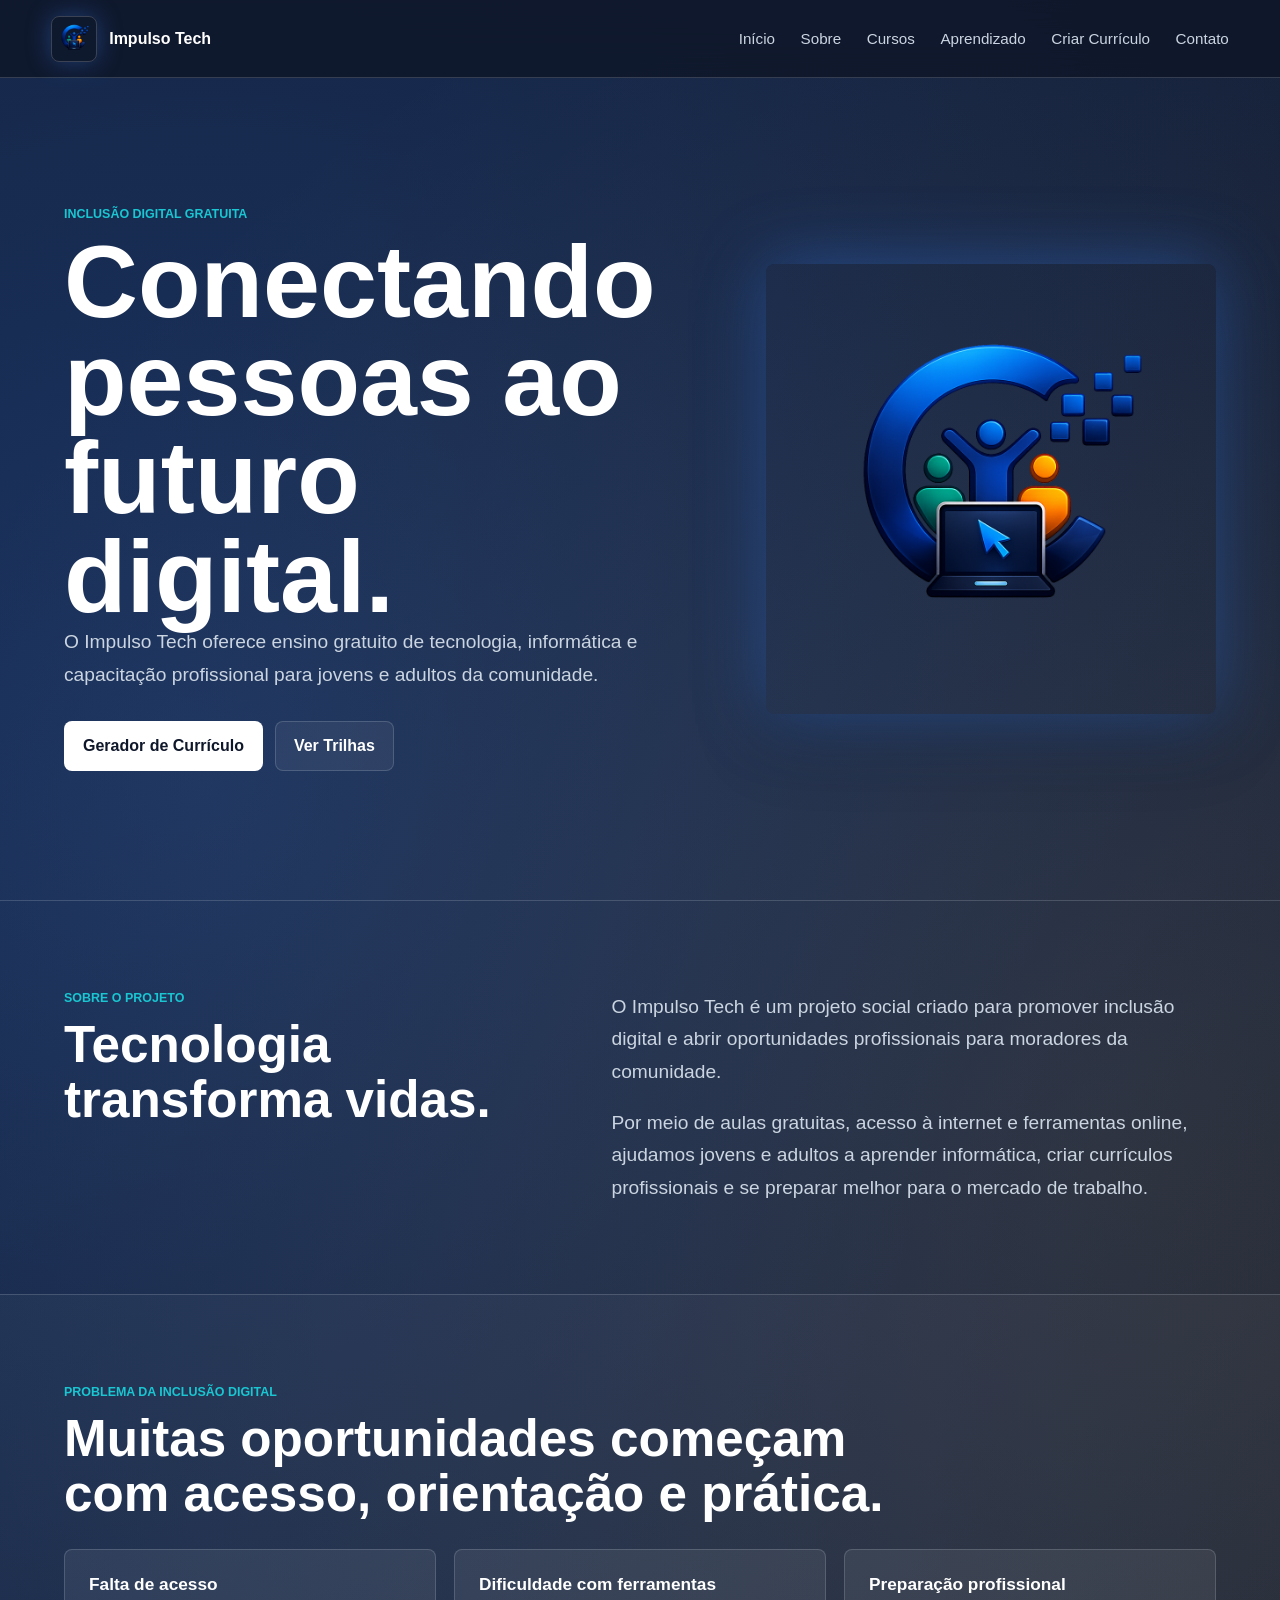
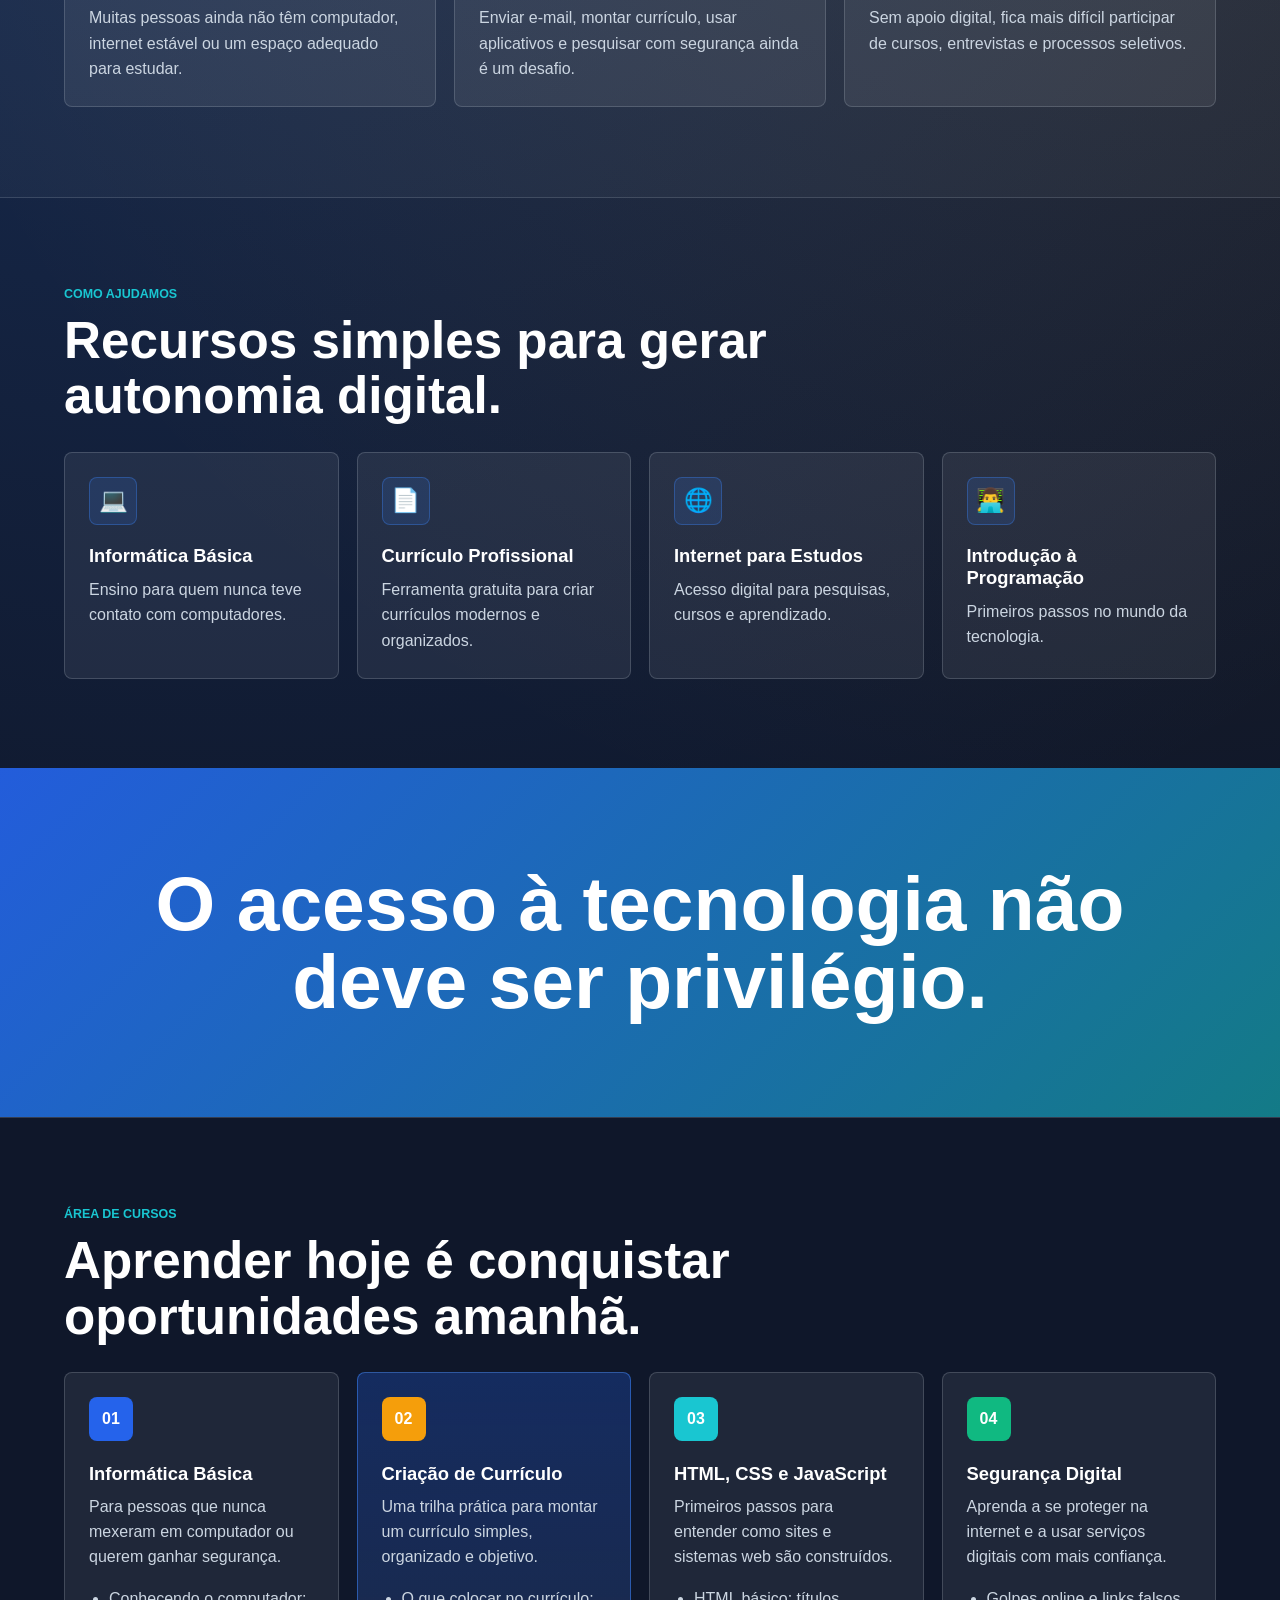
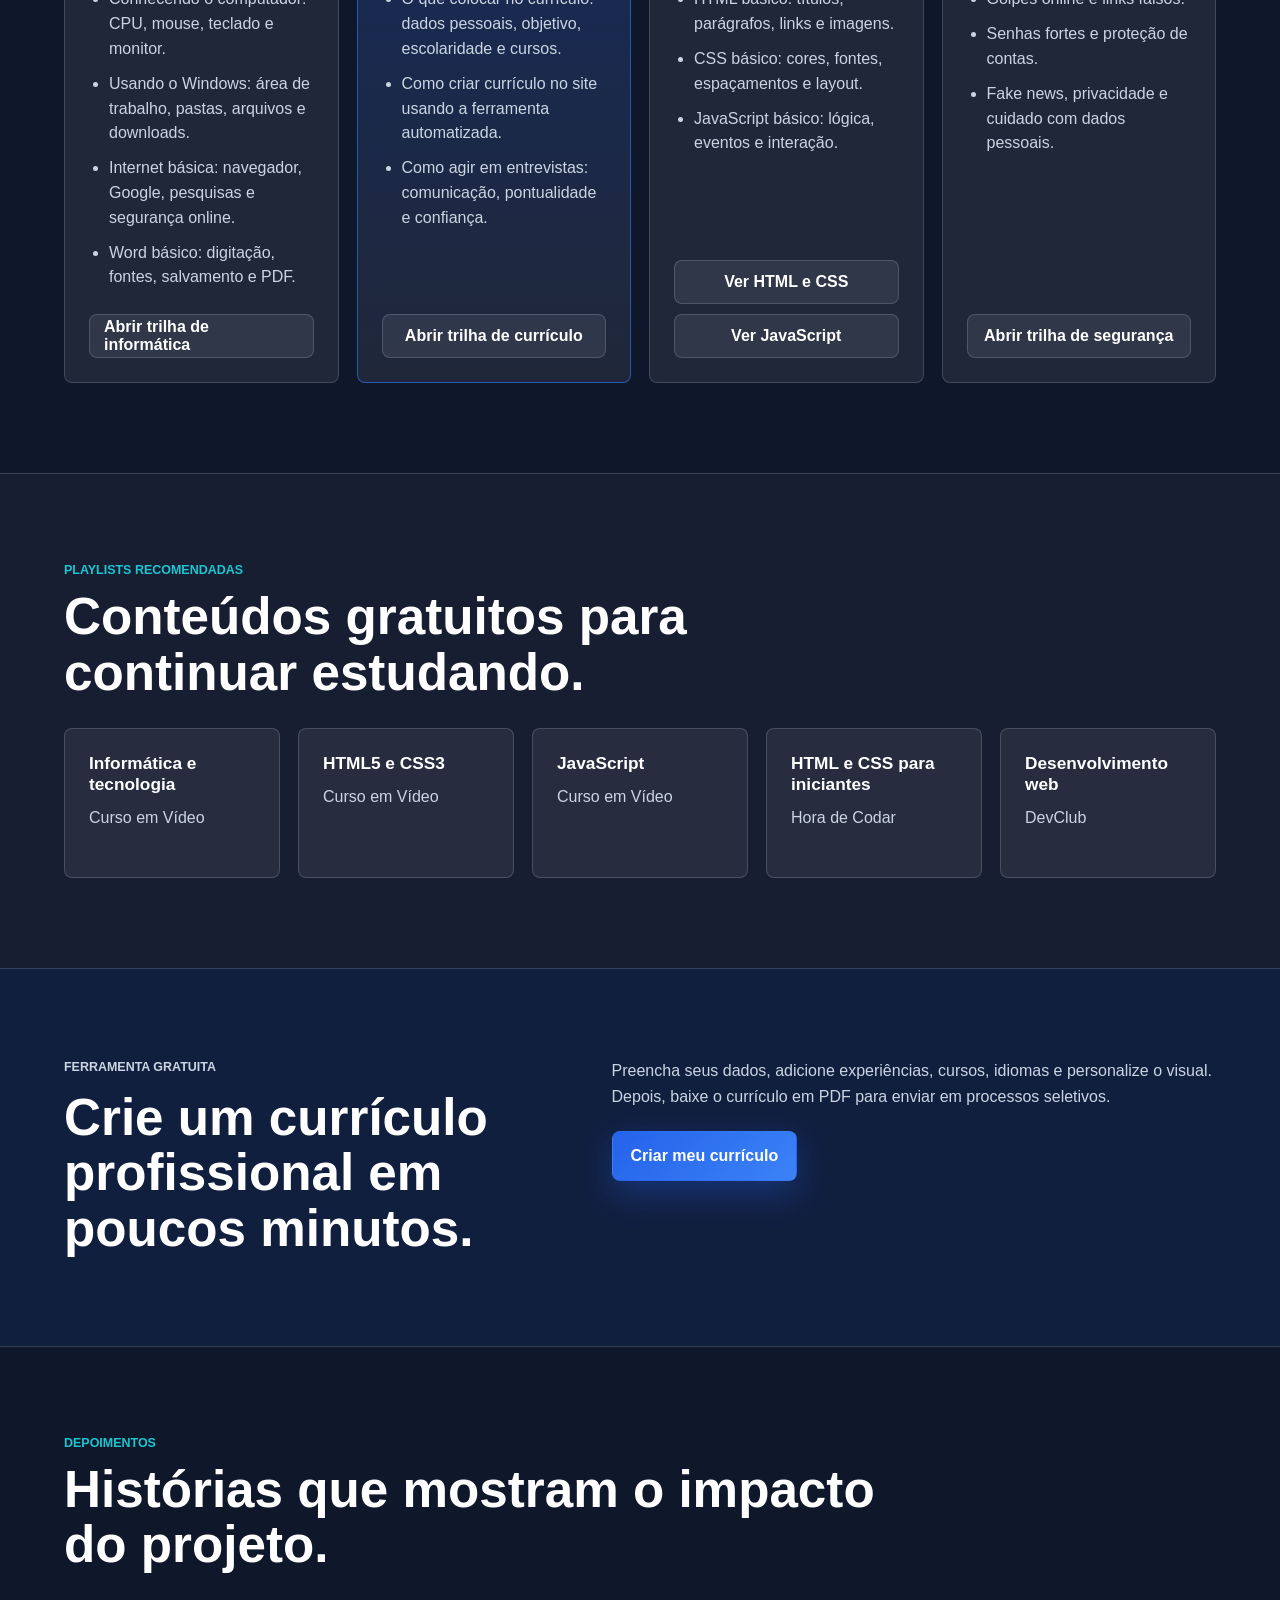
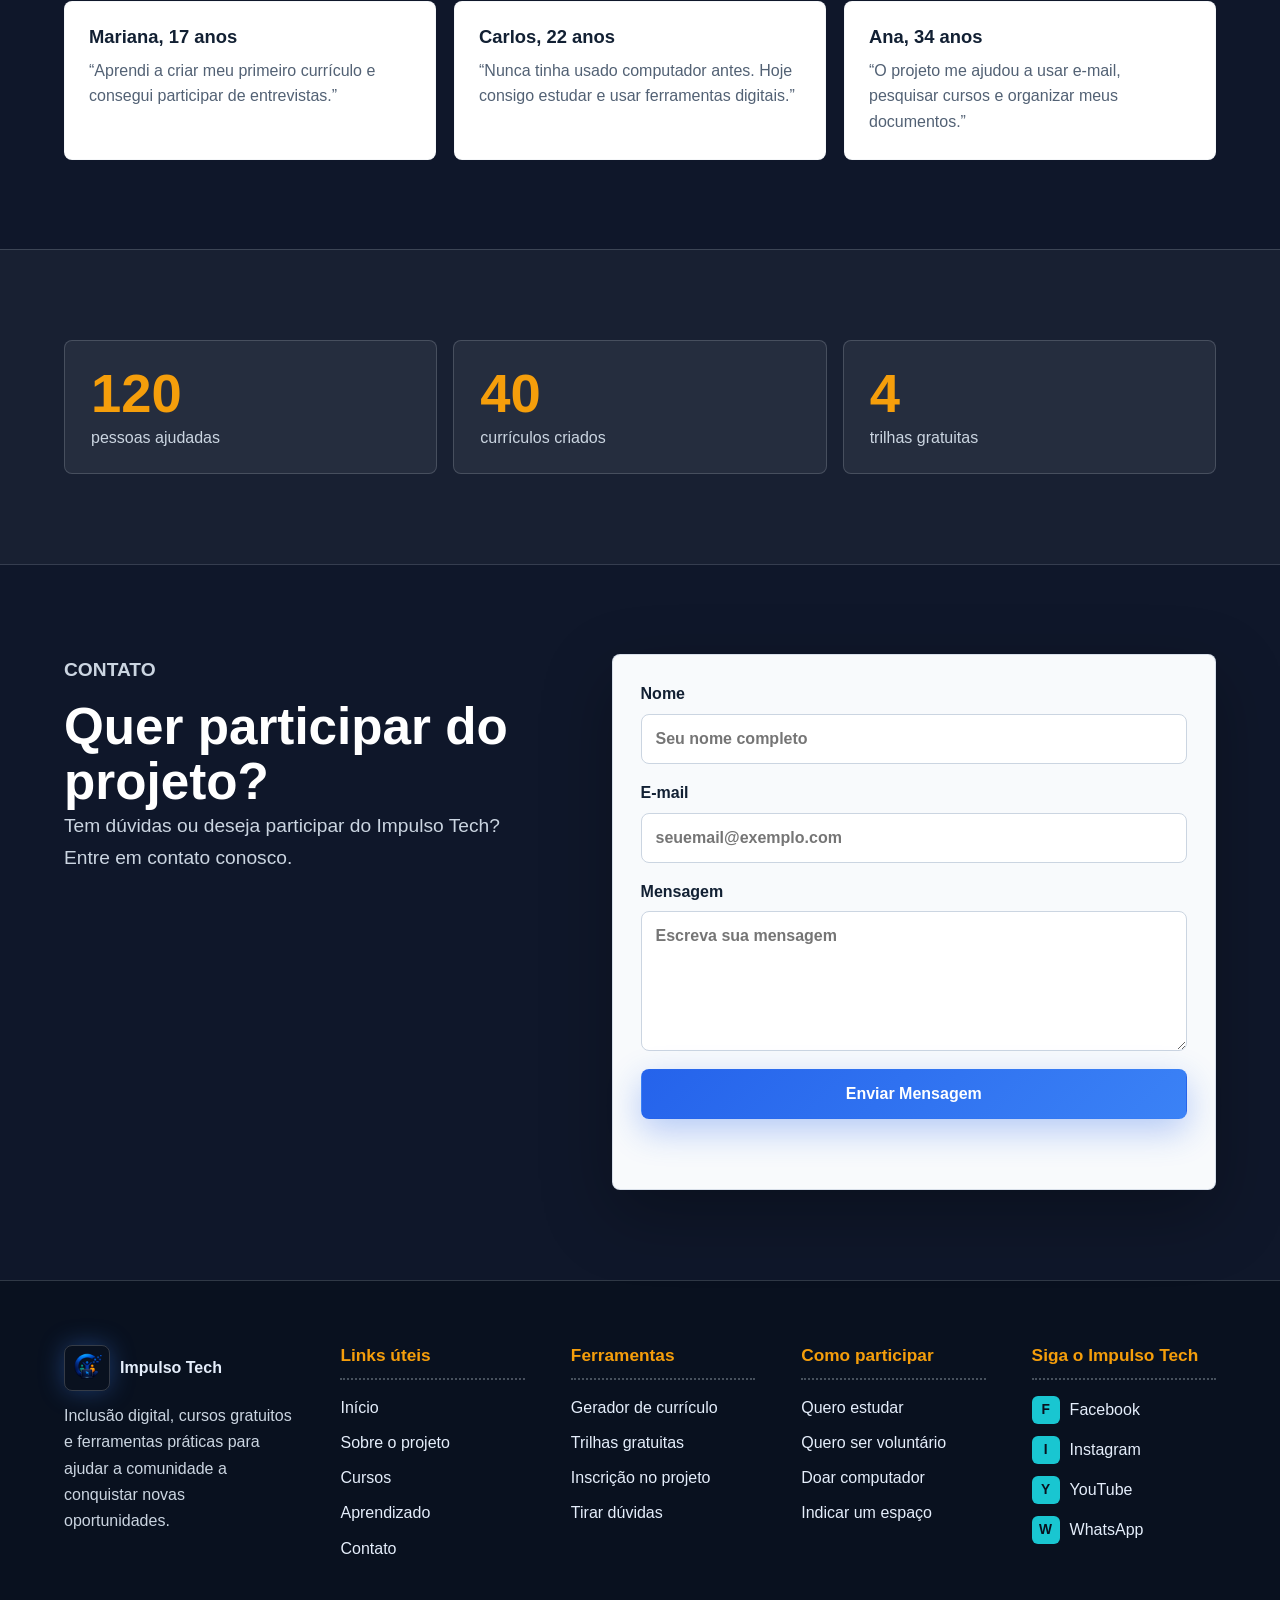
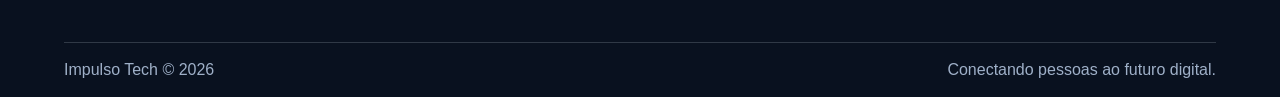
<file: index.html>
<!doctype html>
<html lang="pt-BR">
  <head>
    <meta charset="UTF-8" />
    <meta name="viewport" content="width=device-width, initial-scale=1.0" />
    <title>Impulso Tech</title>
    <link rel="icon" type="image/png" sizes="512x512" href="assets/favicon-impulso-tech.png" />
    <link rel="apple-touch-icon" href="assets/favicon-impulso-tech.png" />
    <link rel="stylesheet" href="style.css" />
    <script src="script.js" defer></script>
  </head>
  <body>
    <header class="site-header">
      <a class="brand" href="#inicio" aria-label="Impulso Tech">
        <img src="assets/logo-impulso-tech.png" alt="" class="brand-logo" />
        <span>Impulso Tech</span>
      </a>

      <nav class="top-nav" aria-label="Navegação principal">
        <a href="#inicio">Início</a>
        <a href="#sobre">Sobre</a>
        <a href="#cursos">Cursos</a>
        <a href="aprendizagem.html">Aprendizado</a>
        <a href="curriculo.html">Criar Currículo</a>
        <a href="#contato">Contato</a>
      </nav>
    </header>

    <main>
      <section class="hero" id="inicio">
        <div class="hero-content">
          <p class="eyebrow">Inclusão digital gratuita</p>
          <h1>Conectando pessoas ao futuro digital.</h1>
          <p>
            O Impulso Tech oferece ensino gratuito de tecnologia, informática e capacitação
            profissional para jovens e adultos da comunidade.
          </p>

          <div class="hero-actions">
            <a class="button secondary" href="curriculo.html">Gerador de Currículo</a>
            <a class="button ghost" href="aprendizagem.html">Ver Trilhas</a>
          </div>
        </div>

        <div class="hero-media" aria-label="Logo do Impulso Tech">
          <img src="assets/logo-impulso-tech.png" alt="Logo do Impulso Tech" />
        </div>
      </section>

      <section class="section split" id="sobre">
        <div>
          <p class="eyebrow">Sobre o projeto</p>
          <h2>Tecnologia transforma vidas.</h2>
        </div>
        <div class="text-stack">
          <p>
            O Impulso Tech é um projeto social criado para promover inclusão digital e abrir
            oportunidades profissionais para moradores da comunidade.
          </p>
          <p>
            Por meio de aulas gratuitas, acesso à internet e ferramentas online, ajudamos jovens
            e adultos a aprender informática, criar currículos profissionais e se preparar melhor
            para o mercado de trabalho.
          </p>
        </div>
      </section>

      <section class="section problem">
        <div class="section-heading">
          <p class="eyebrow">Problema da inclusão digital</p>
          <h2>Muitas oportunidades começam com acesso, orientação e prática.</h2>
        </div>
        <div class="problem-grid">
          <article>
            <strong>Falta de acesso</strong>
            <p>Muitas pessoas ainda não têm computador, internet estável ou um espaço adequado para estudar.</p>
          </article>
          <article>
            <strong>Dificuldade com ferramentas</strong>
            <p>Enviar e-mail, montar currículo, usar aplicativos e pesquisar com segurança ainda é um desafio.</p>
          </article>
          <article>
            <strong>Preparação profissional</strong>
            <p>Sem apoio digital, fica mais difícil participar de cursos, entrevistas e processos seletivos.</p>
          </article>
        </div>
      </section>

      <section class="section help-section">
        <div class="section-heading">
          <p class="eyebrow">Como ajudamos</p>
          <h2>Recursos simples para gerar autonomia digital.</h2>
        </div>
        <div class="help-grid">
          <article class="help-card">
            <span>💻</span>
            <h3>Informática Básica</h3>
            <p>Ensino para quem nunca teve contato com computadores.</p>
          </article>
          <article class="help-card">
            <span>📄</span>
            <h3>Currículo Profissional</h3>
            <p>Ferramenta gratuita para criar currículos modernos e organizados.</p>
          </article>
          <article class="help-card">
            <span>🌐</span>
            <h3>Internet para Estudos</h3>
            <p>Acesso digital para pesquisas, cursos e aprendizado.</p>
          </article>
          <article class="help-card">
            <span>👨‍💻</span>
            <h3>Introdução à Programação</h3>
            <p>Primeiros passos no mundo da tecnologia.</p>
          </article>
        </div>
      </section>

      <section class="impact-quote" aria-label="Frase de impacto">
        <p>O acesso à tecnologia não deve ser privilégio.</p>
      </section>

      <section class="section courses" id="cursos">
        <div class="section-heading">
          <p class="eyebrow">Área de cursos</p>
          <h2>Aprender hoje é conquistar oportunidades amanhã.</h2>
        </div>

        <div class="course-grid">
          <article class="course-card">
            <span class="course-number">01</span>
            <h3>Informática Básica</h3>
            <p>Para pessoas que nunca mexeram em computador ou querem ganhar segurança.</p>
            <ul>
              <li>Conhecendo o computador: CPU, mouse, teclado e monitor.</li>
              <li>Usando o Windows: área de trabalho, pastas, arquivos e downloads.</li>
              <li>Internet básica: navegador, Google, pesquisas e segurança online.</li>
              <li>Word básico: digitação, fontes, salvamento e PDF.</li>
            </ul>
            <a href="aprendizagem.html#informatica">Abrir trilha de informática</a>
          </article>

          <article class="course-card featured">
            <span class="course-number">02</span>
            <h3>Criação de Currículo</h3>
            <p>Uma trilha prática para montar um currículo simples, organizado e objetivo.</p>
            <ul>
              <li>O que colocar no currículo: dados pessoais, objetivo, escolaridade e cursos.</li>
              <li>Como criar currículo no site usando a ferramenta automatizada.</li>
              <li>Como agir em entrevistas: comunicação, pontualidade e confiança.</li>
            </ul>
            <a href="aprendizagem.html#curriculo-track">Abrir trilha de currículo</a>
          </article>

          <article class="course-card">
            <span class="course-number">03</span>
            <h3>HTML, CSS e JavaScript</h3>
            <p>Primeiros passos para entender como sites e sistemas web são construídos.</p>
            <ul>
              <li>HTML básico: títulos, parágrafos, links e imagens.</li>
              <li>CSS básico: cores, fontes, espaçamentos e layout.</li>
              <li>JavaScript básico: lógica, eventos e interação.</li>
            </ul>
            <a href="https://www.youtube.com/playlist?list=PLHz_AreHm4dkZ9-atkcmcBaMZdmLHft8n" target="_blank" rel="noreferrer">
              Ver HTML e CSS
            </a>
            <a href="https://www.youtube.com/playlist?list=PLHz_AreHm4dmSj0MHol_aoNYCSGFqvfXV" target="_blank" rel="noreferrer">
              Ver JavaScript
            </a>
          </article>

          <article class="course-card">
            <span class="course-number">04</span>
            <h3>Segurança Digital</h3>
            <p>Aprenda a se proteger na internet e a usar serviços digitais com mais confiança.</p>
            <ul>
              <li>Golpes online e links falsos.</li>
              <li>Senhas fortes e proteção de contas.</li>
              <li>Fake news, privacidade e cuidado com dados pessoais.</li>
            </ul>
            <a href="aprendizagem.html#seguranca">Abrir trilha de segurança</a>
          </article>
        </div>
      </section>

      <section class="section playlist-section">
        <div class="section-heading">
          <p class="eyebrow">Playlists recomendadas</p>
          <h2>Conteúdos gratuitos para continuar estudando.</h2>
        </div>
        <div class="playlist-grid">
          <a href="https://www.youtube.com/@CursoemVideo/playlists" target="_blank" rel="noreferrer">
            <strong>Informática e tecnologia</strong>
            <span>Curso em Vídeo</span>
          </a>
          <a href="https://www.youtube.com/playlist?list=PLHz_AreHm4dkZ9-atkcmcBaMZdmLHft8n" target="_blank" rel="noreferrer">
            <strong>HTML5 e CSS3</strong>
            <span>Curso em Vídeo</span>
          </a>
          <a href="https://www.youtube.com/playlist?list=PLHz_AreHm4dmSj0MHol_aoNYCSGFqvfXV" target="_blank" rel="noreferrer">
            <strong>JavaScript</strong>
            <span>Curso em Vídeo</span>
          </a>
          <a href="https://www.youtube.com/watch?v=PuyZAUyZYDI" target="_blank" rel="noreferrer">
            <strong>HTML e CSS para iniciantes</strong>
            <span>Hora de Codar</span>
          </a>
          <a href="https://www.youtube.com/watch?v=C03GzXuzWCA" target="_blank" rel="noreferrer">
            <strong>Desenvolvimento web</strong>
            <span>DevClub</span>
          </a>
        </div>
      </section>

      <section class="section resume-cta">
        <div>
          <p class="eyebrow">Ferramenta gratuita</p>
          <h2>Crie um currículo profissional em poucos minutos.</h2>
        </div>
        <div>
          <p>
            Preencha seus dados, adicione experiências, cursos, idiomas e personalize o visual.
            Depois, baixe o currículo em PDF para enviar em processos seletivos.
          </p>
          <a class="button primary" href="curriculo.html">Criar meu currículo</a>
        </div>
      </section>

      <section class="section testimonials">
        <div class="section-heading">
          <p class="eyebrow">Depoimentos</p>
          <h2>Histórias que mostram o impacto do projeto.</h2>
        </div>
        <div class="testimonial-grid">
          <article>
            <h3>Mariana, 17 anos</h3>
            <p>“Aprendi a criar meu primeiro currículo e consegui participar de entrevistas.”</p>
          </article>
          <article>
            <h3>Carlos, 22 anos</h3>
            <p>“Nunca tinha usado computador antes. Hoje consigo estudar e usar ferramentas digitais.”</p>
          </article>
          <article>
            <h3>Ana, 34 anos</h3>
            <p>“O projeto me ajudou a usar e-mail, pesquisar cursos e organizar meus documentos.”</p>
          </article>
        </div>
      </section>

      <section class="section stats" aria-label="Estatísticas do projeto">
        <article>
          <strong>120</strong>
          <span>pessoas ajudadas</span>
        </article>
        <article>
          <strong>40</strong>
          <span>currículos criados</span>
        </article>
        <article>
          <strong>4</strong>
          <span>trilhas gratuitas</span>
        </article>
      </section>

      <section class="section contact" id="contato">
        <div>
          <p class="eyebrow">Contato</p>
          <h2>Quer participar do projeto?</h2>
          <p>Tem dúvidas ou deseja participar do Impulso Tech? Entre em contato conosco.</p>
        </div>

        <form class="contact-form" id="contactForm">
          <label>
            Nome
            <input type="text" name="nome" placeholder="Seu nome completo" />
          </label>
          <label>
            E-mail
            <input type="email" name="email" placeholder="seuemail@exemplo.com" />
          </label>
          <label>
            Mensagem
            <textarea name="mensagem" rows="5" placeholder="Escreva sua mensagem"></textarea>
          </label>
          <button class="button primary" type="submit">Enviar Mensagem</button>
          <p class="form-feedback" id="contactFeedback" role="status"></p>
        </form>
      </section>
    </main>

    <footer class="site-footer full-footer">
      <div class="footer-column footer-about">
        <a class="brand" href="#inicio" aria-label="Impulso Tech">
          <img src="assets/logo-impulso-tech.png" alt="" class="brand-logo" />
          <span>Impulso Tech</span>
        </a>
        <p>
          Inclusão digital, cursos gratuitos e ferramentas práticas para ajudar a comunidade a
          conquistar novas oportunidades.
        </p>
      </div>

      <div class="footer-column">
        <h3>Links úteis</h3>
        <a href="#inicio">Início</a>
        <a href="#sobre">Sobre o projeto</a>
        <a href="#cursos">Cursos</a>
        <a href="aprendizagem.html">Aprendizado</a>
        <a href="#contato">Contato</a>
      </div>

      <div class="footer-column">
        <h3>Ferramentas</h3>
        <a href="curriculo.html">Gerador de currículo</a>
        <a href="aprendizagem.html">Trilhas gratuitas</a>
        <a href="#contato">Inscrição no projeto</a>
        <a href="#contato">Tirar dúvidas</a>
      </div>

      <div class="footer-column">
        <h3>Como participar</h3>
        <a href="#contato">Quero estudar</a>
        <a href="#contato">Quero ser voluntário</a>
        <a href="#contato">Doar computador</a>
        <a href="#contato">Indicar um espaço</a>
      </div>

      <div class="footer-column">
        <h3>Siga o Impulso Tech</h3>
        <a href="#contato"><span class="social-mark">F</span> Facebook</a>
        <a href="https://www.instagram.com/des.sistemas_2b/" target="_blank" rel="noreferrer"><span class="social-mark">I</span> Instagram</a>
        <a href="https://www.youtube.com/@programacaoweb" target="_blank" rel="noreferrer"><span class="social-mark">Y</span> YouTube</a>
        <a href="#contato"><span class="social-mark">W</span> WhatsApp</a>
      </div>

      <div class="footer-bottom">
        <span>Impulso Tech © 2026</span>
        <span>Conectando pessoas ao futuro digital.</span>
      </div>
    </footer>
  </body>
</html>
</file>
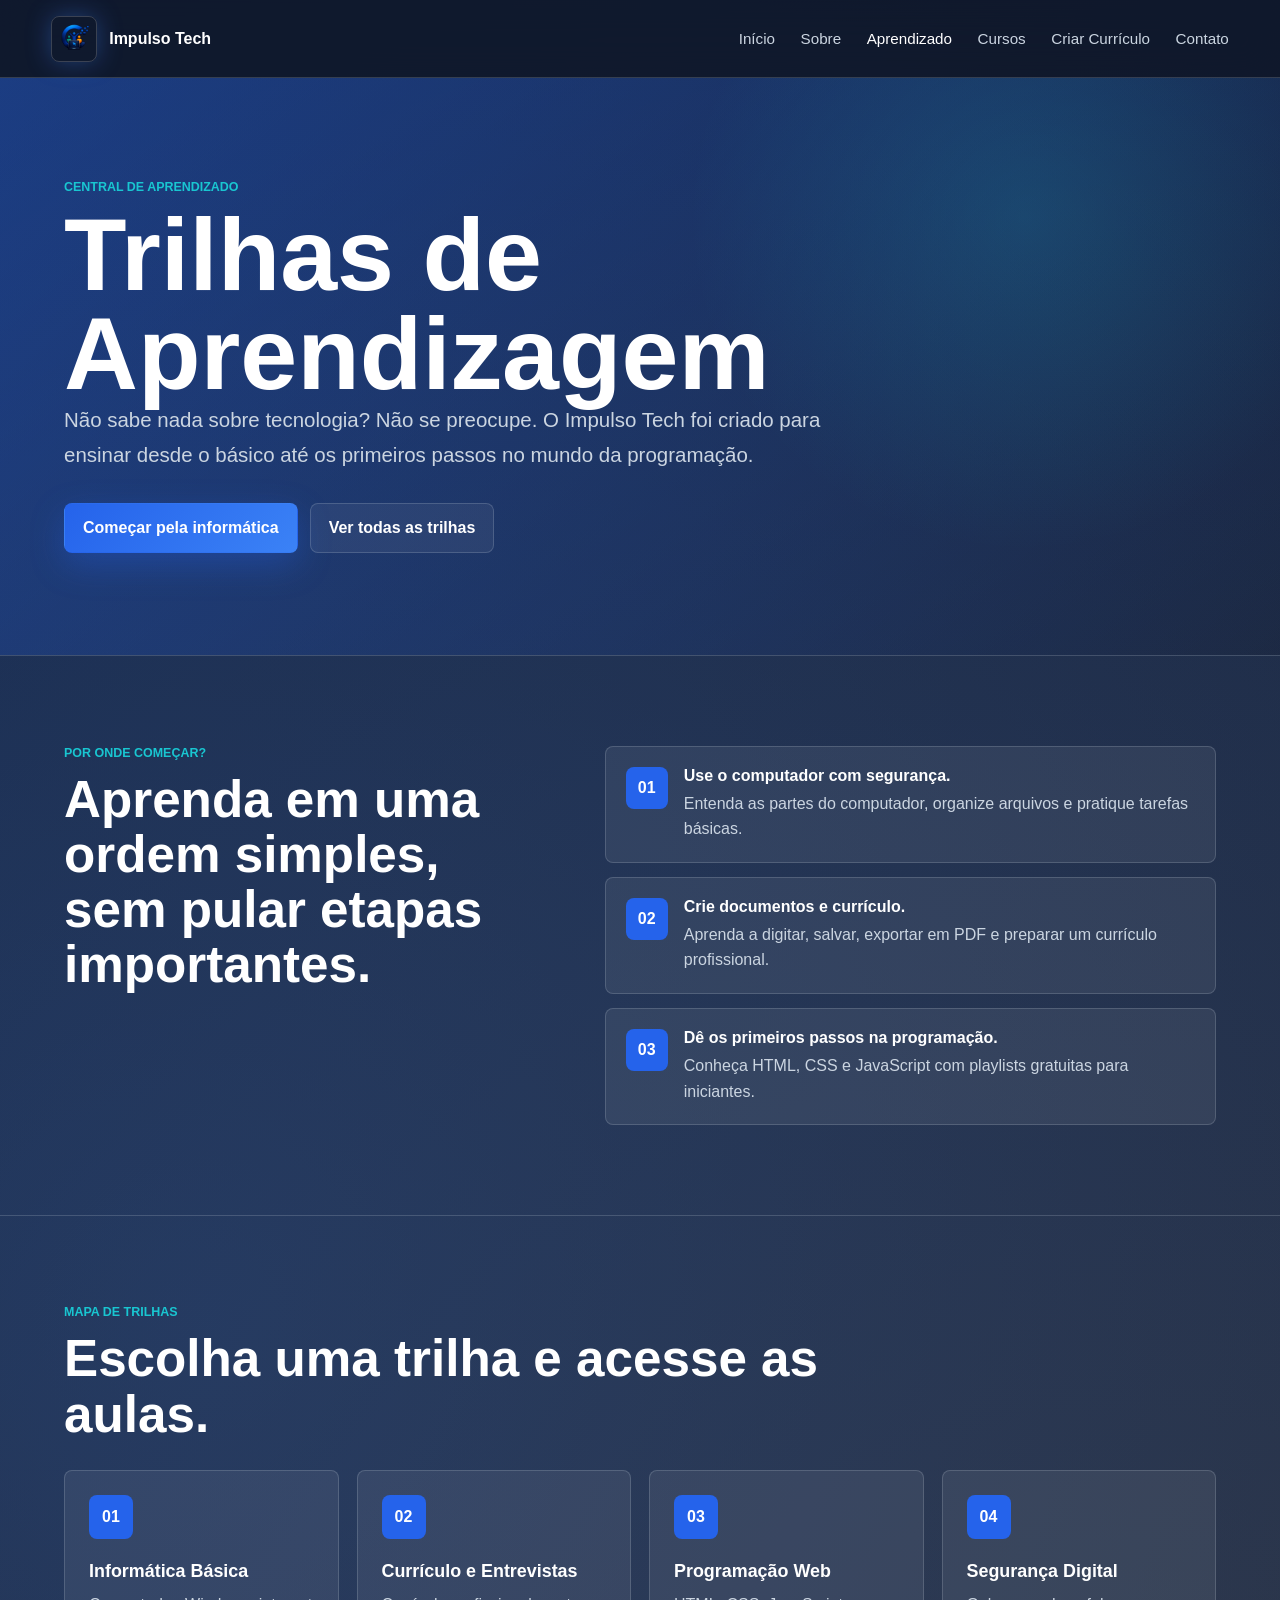
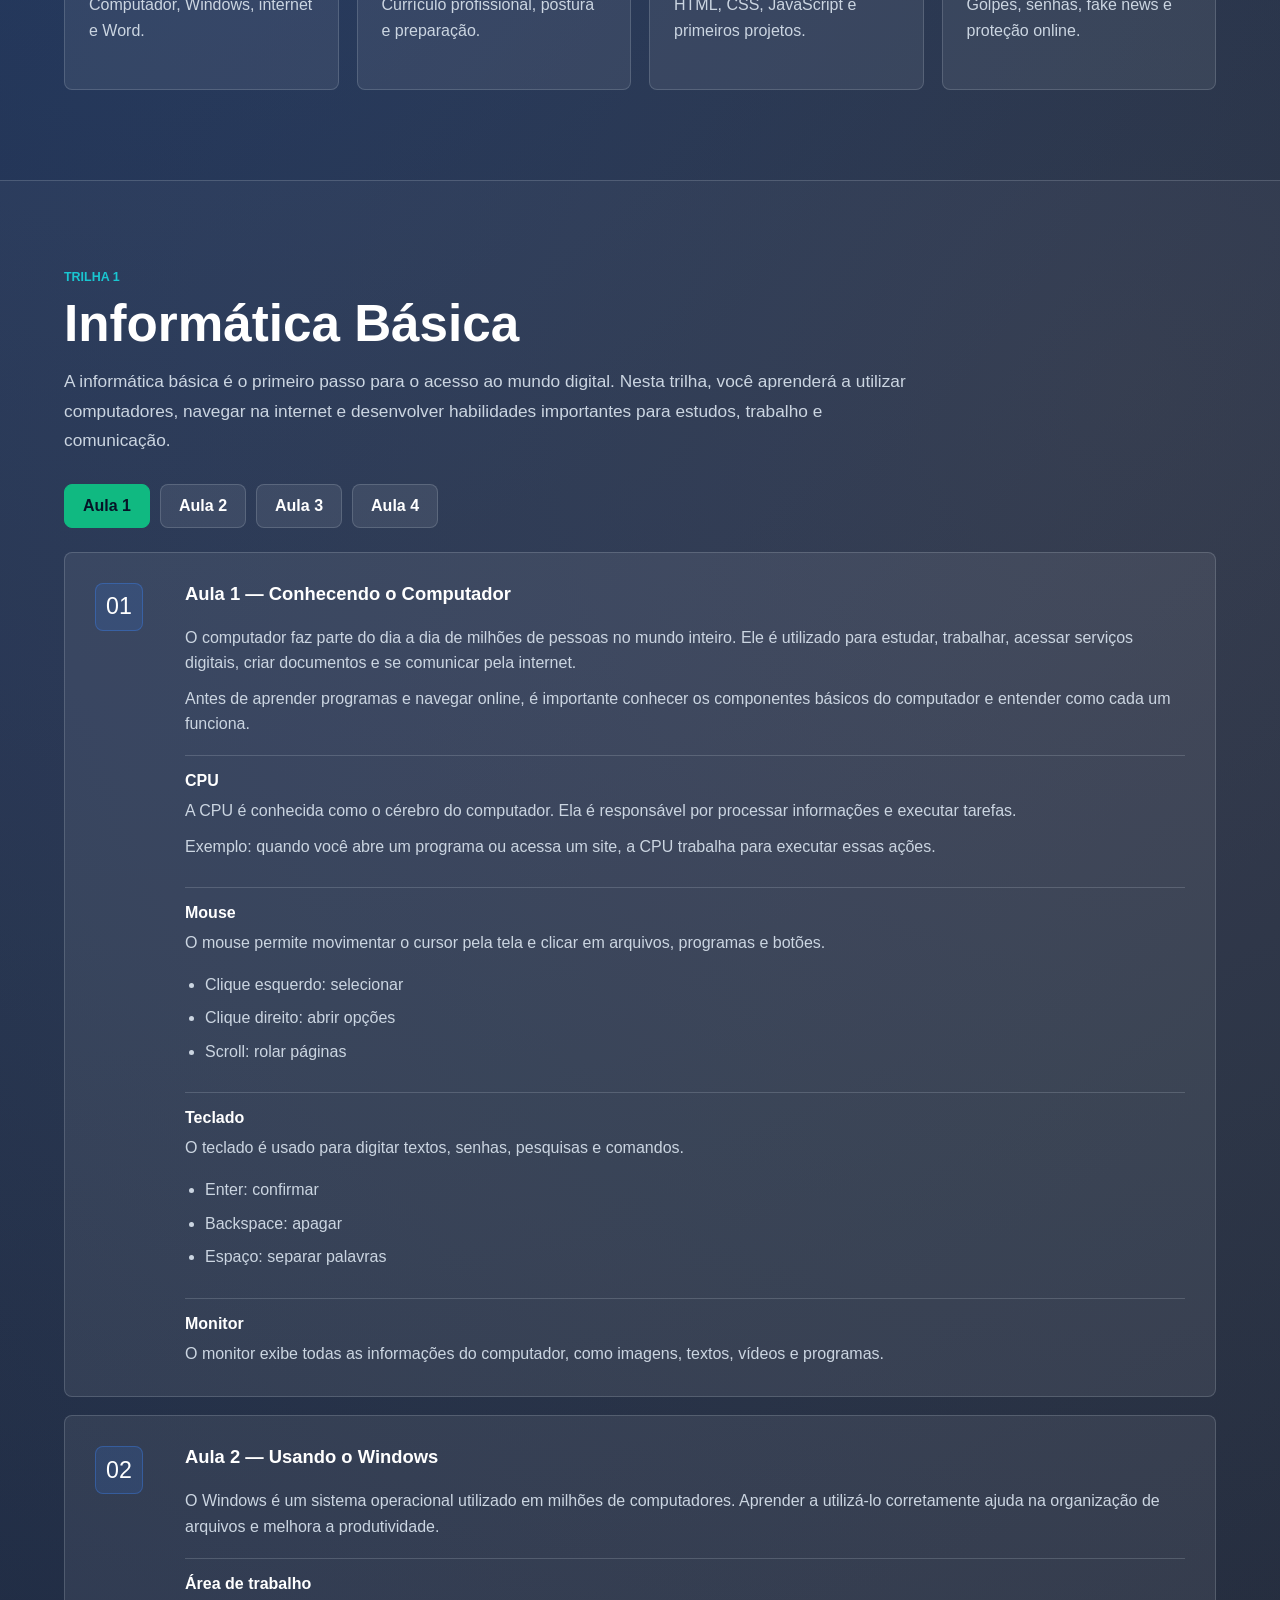
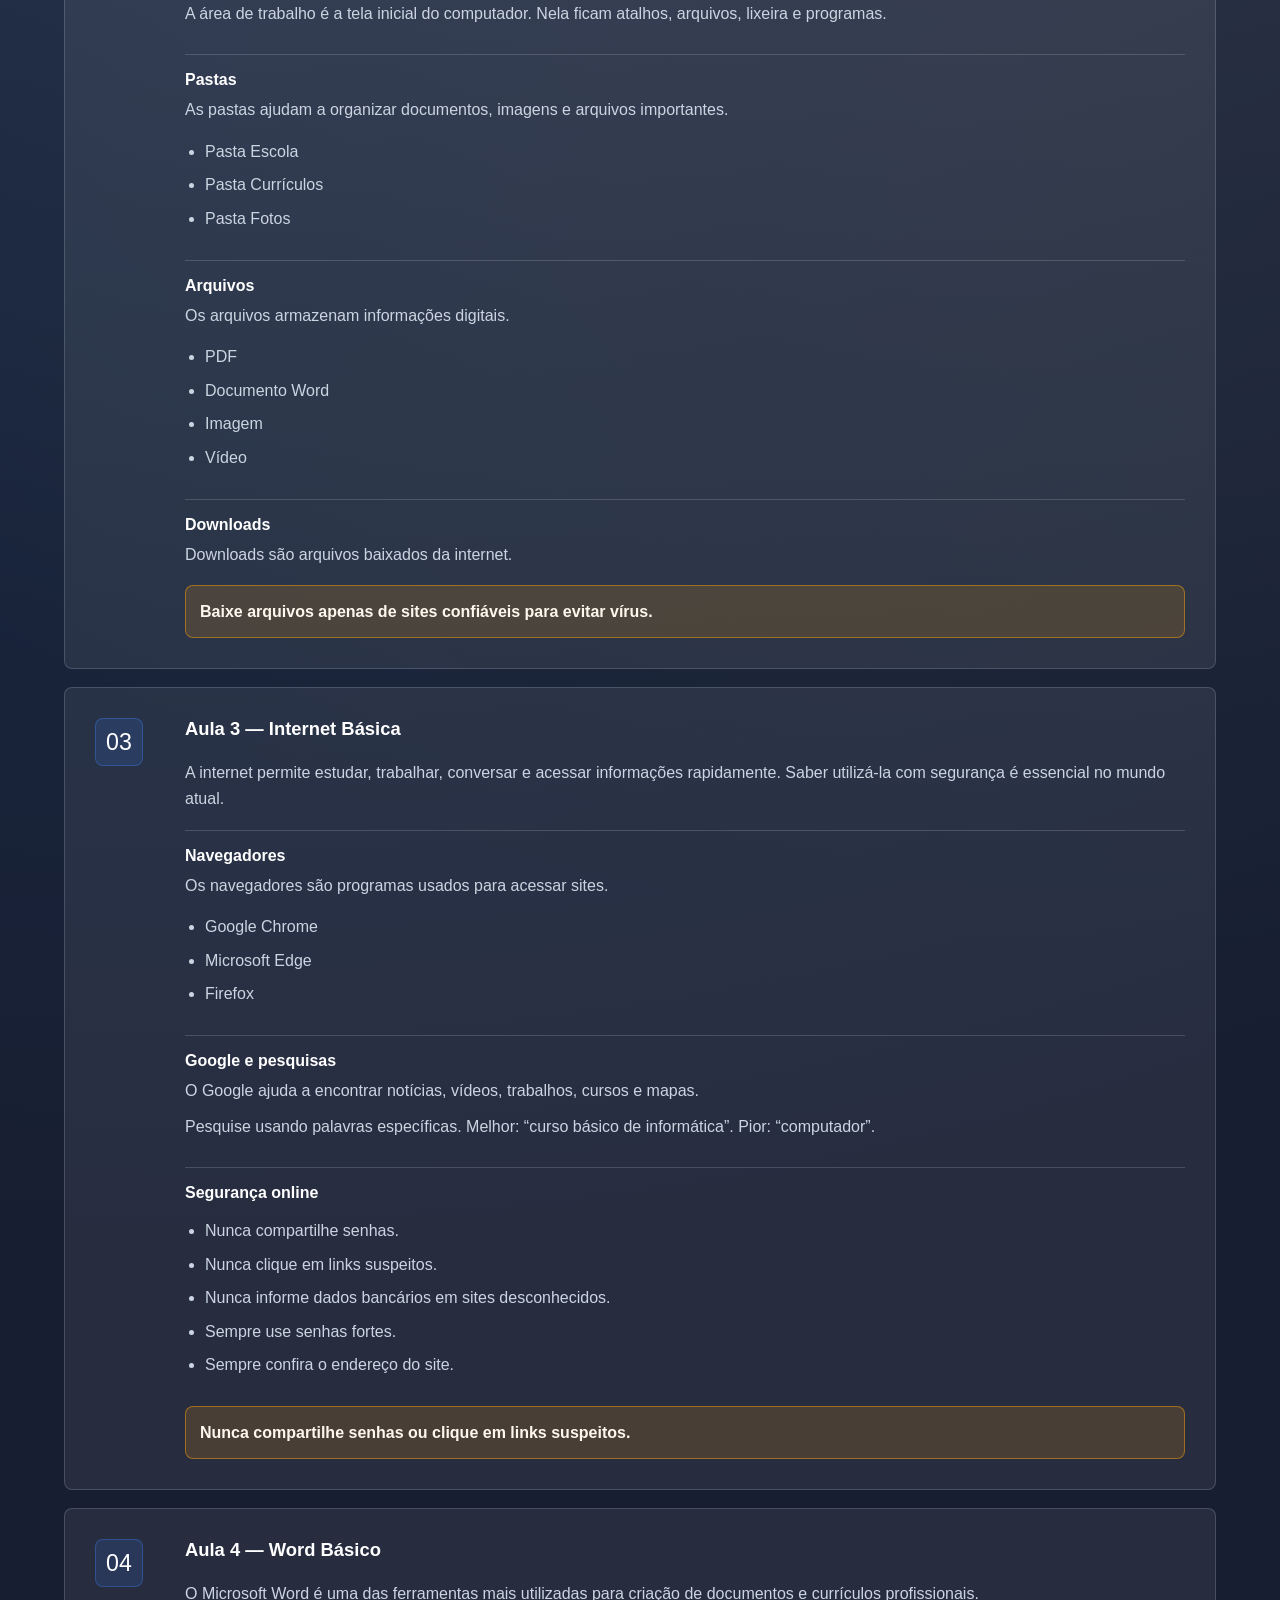
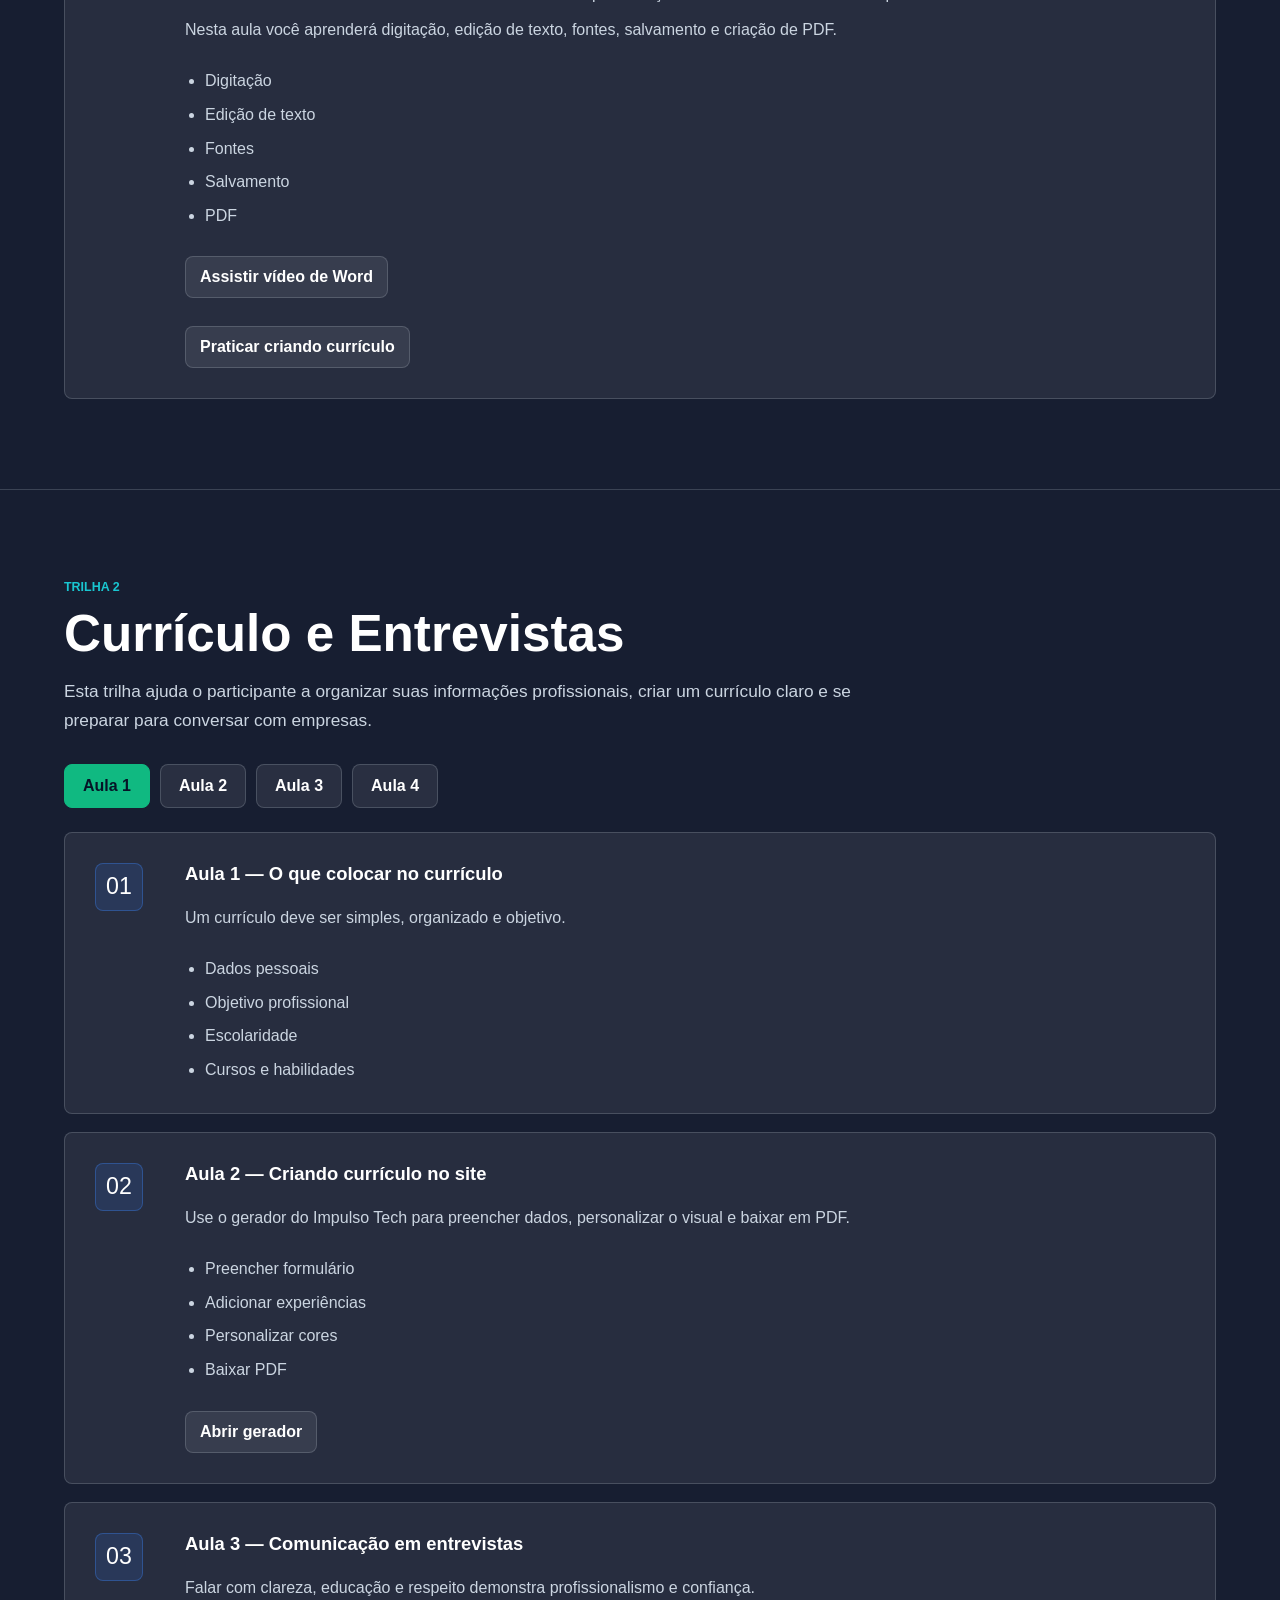
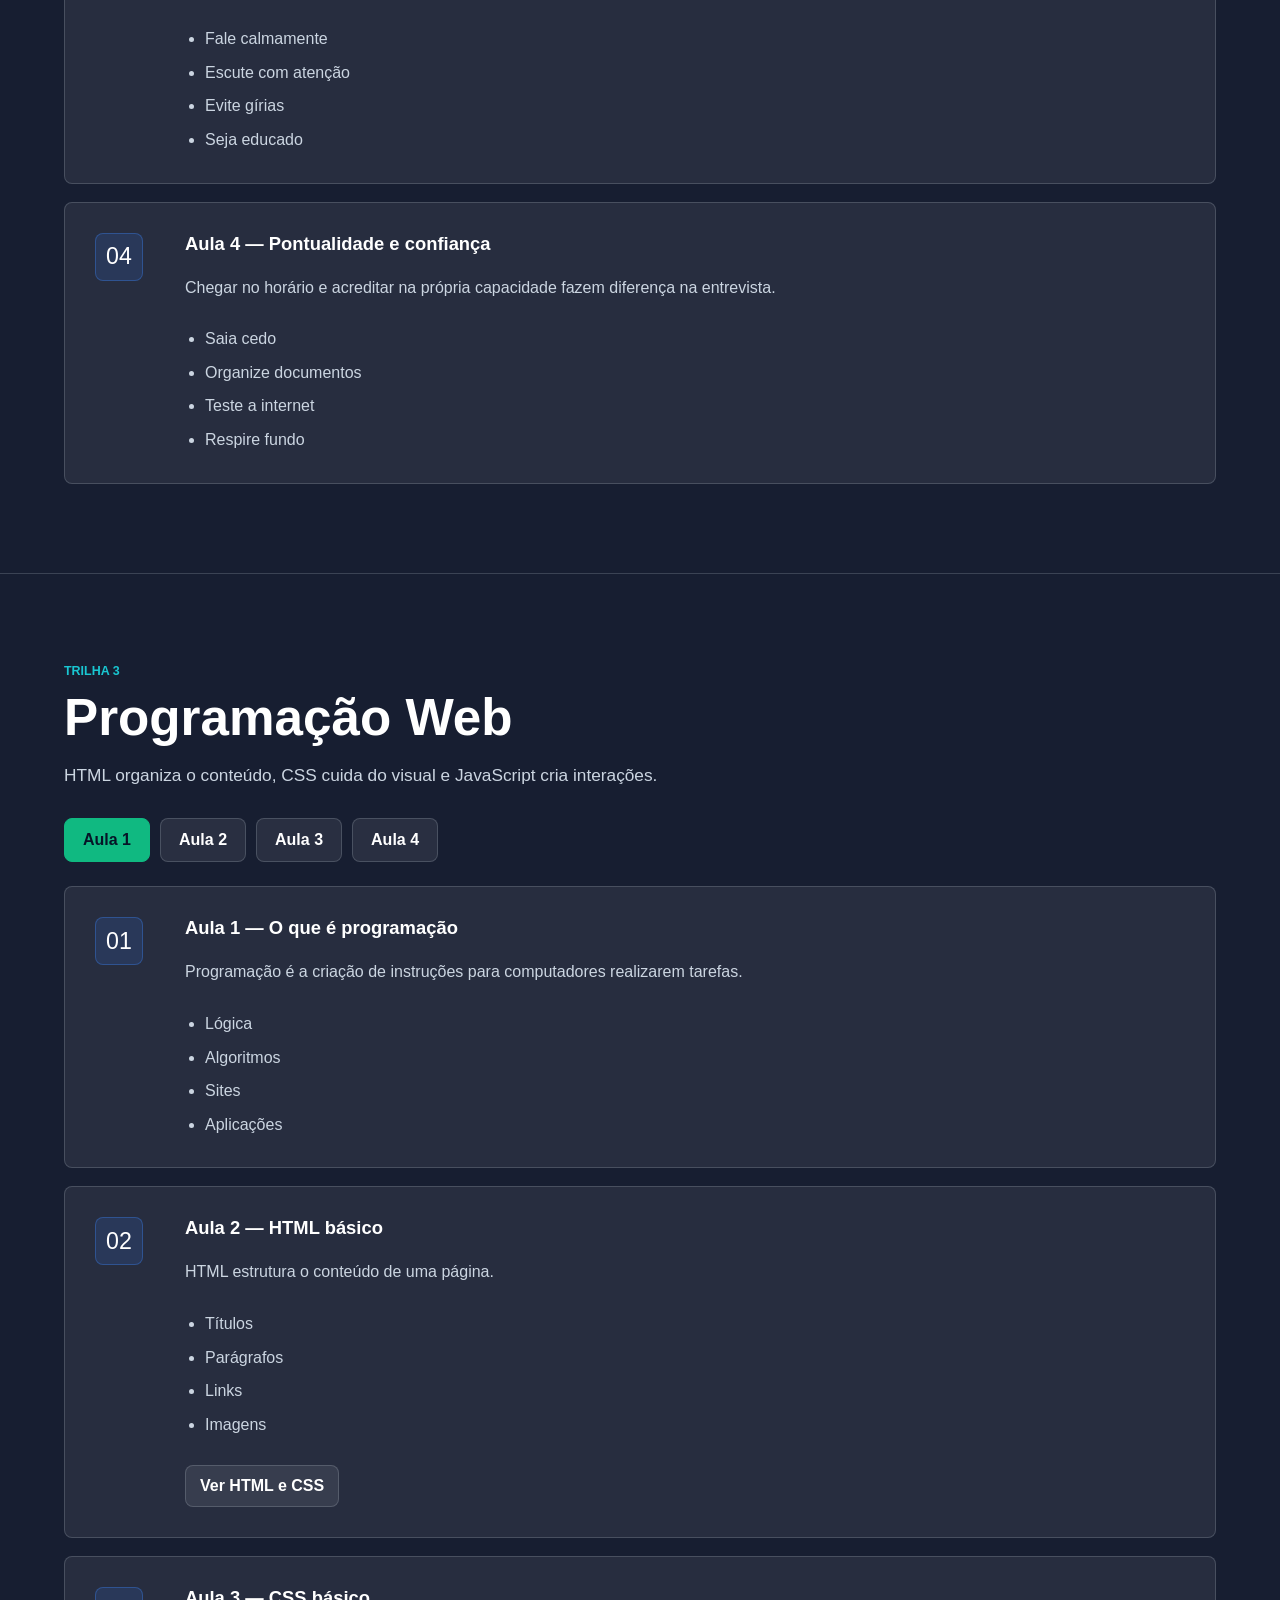
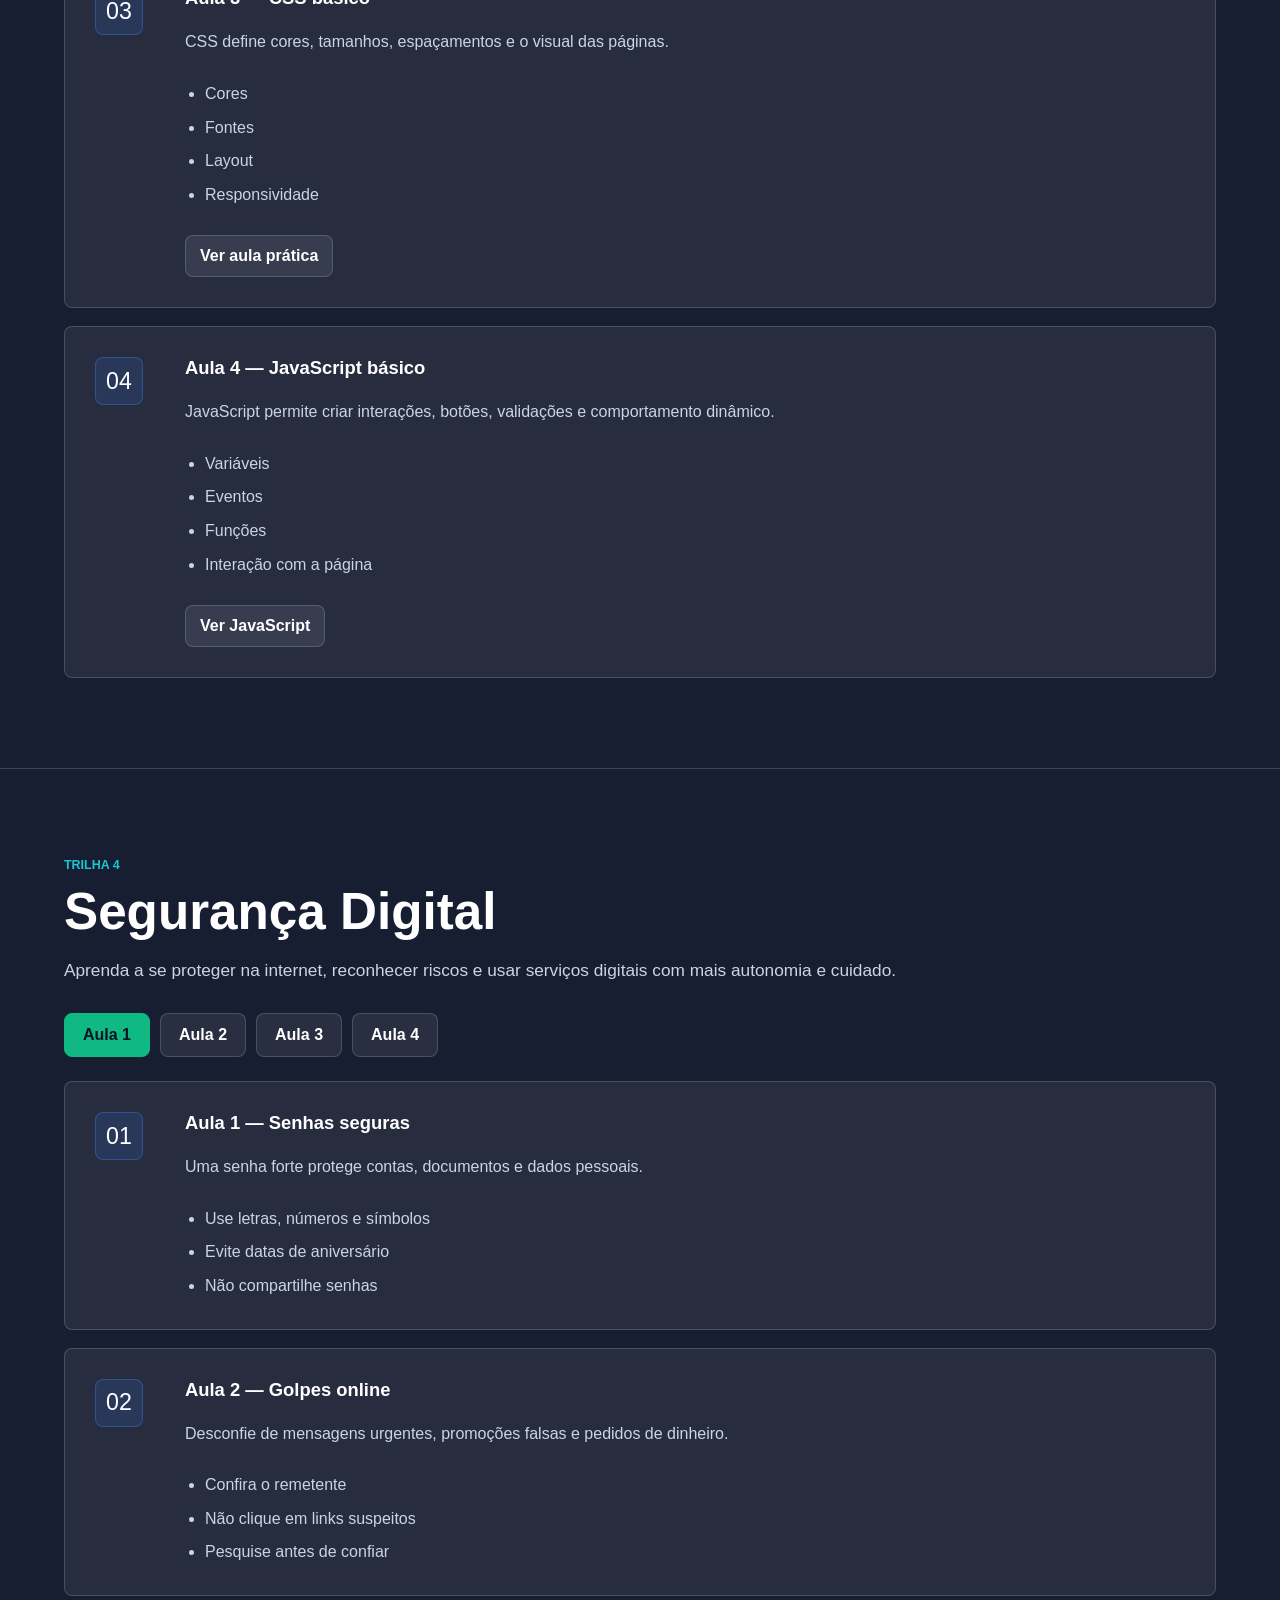
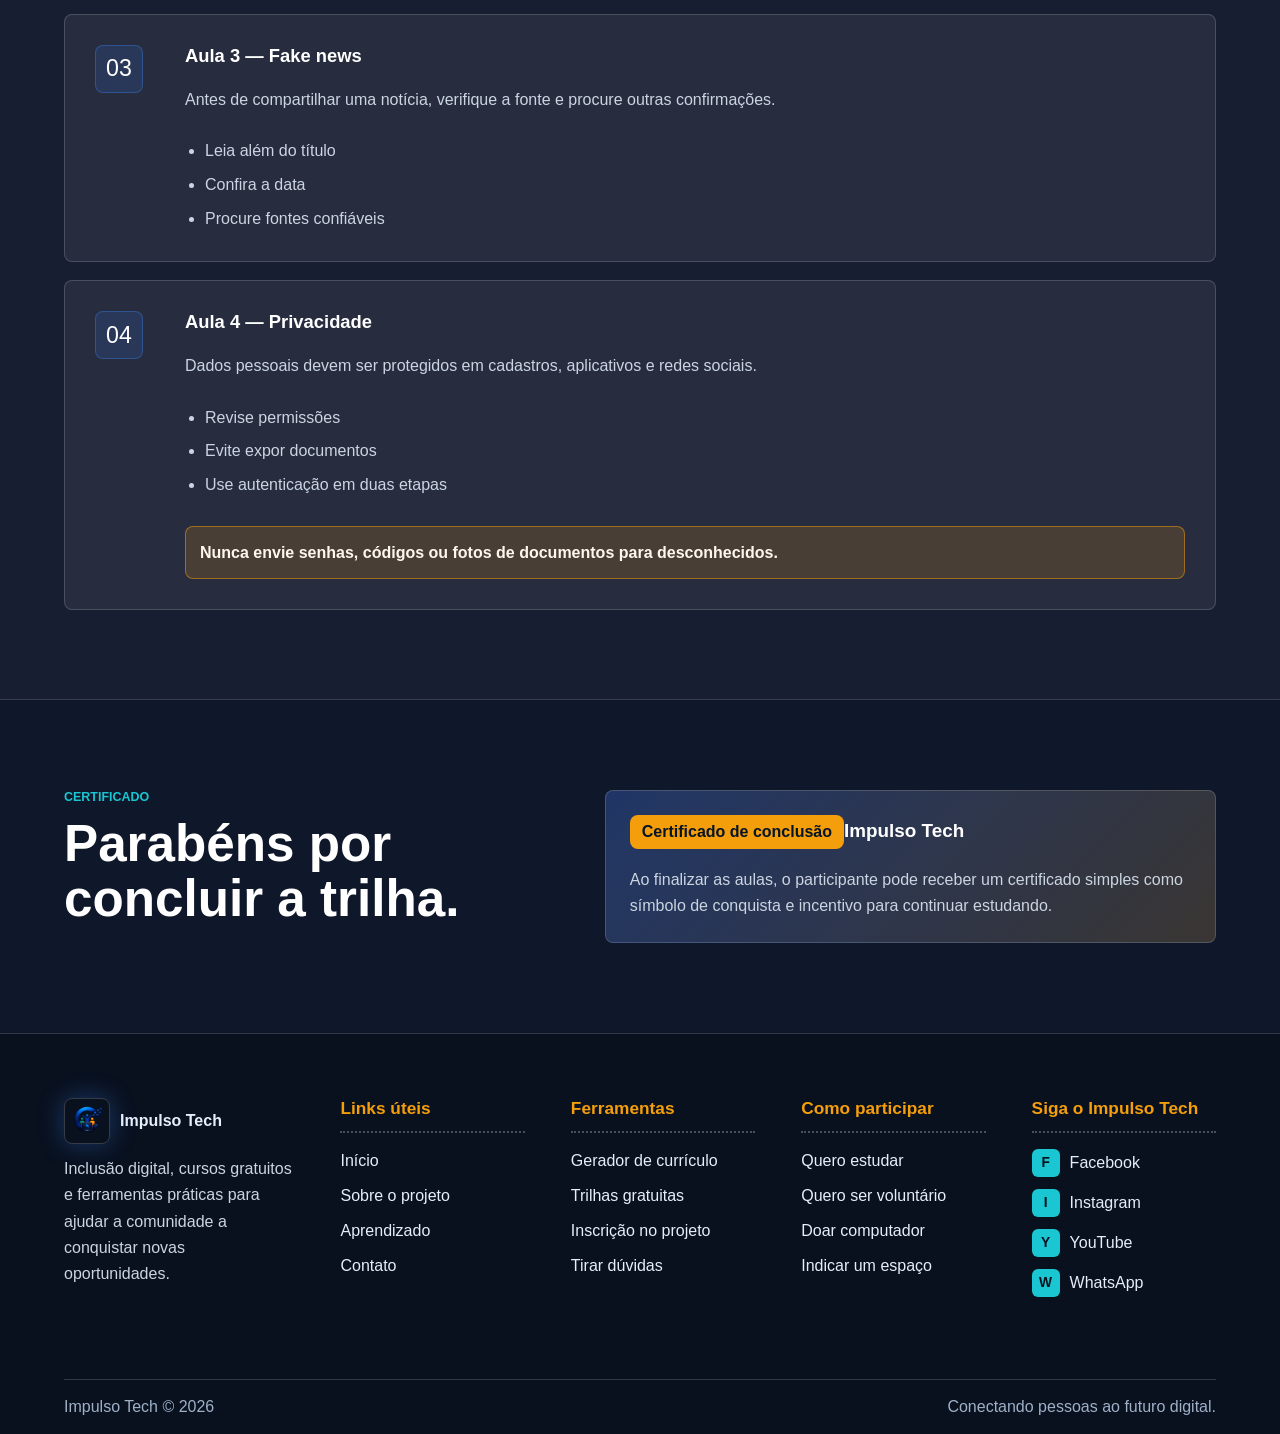
<file: aprendizagem.html>
<!doctype html>
<html lang="pt-BR">
  <head>
    <meta charset="UTF-8" />
    <meta name="viewport" content="width=device-width, initial-scale=1.0" />
    <title>Trilhas de Aprendizagem | Impulso Tech</title>
    <link rel="icon" type="image/png" sizes="512x512" href="assets/favicon-impulso-tech.png" />
    <link rel="apple-touch-icon" href="assets/favicon-impulso-tech.png" />
    <link rel="stylesheet" href="style.css" />
  </head>
  <body>
    <header class="site-header compact">
      <a class="brand" href="index.html" aria-label="Impulso Tech">
        <img src="assets/logo-impulso-tech.png" alt="" class="brand-logo" />
        <span>Impulso Tech</span>
      </a>

      <nav class="top-nav" aria-label="Navegação principal">
        <a href="index.html#inicio">Início</a>
        <a href="index.html#sobre">Sobre</a>
        <a href="aprendizagem.html" aria-current="page">Aprendizado</a>
        <a href="index.html#cursos">Cursos</a>
        <a href="curriculo.html">Criar Currículo</a>
        <a href="index.html#contato">Contato</a>
      </nav>
    </header>

    <main>
      <section class="learning-hero">
        <div>
          <p class="eyebrow">Central de aprendizado</p>
          <h1>Trilhas de Aprendizagem</h1>
          <p>
            Não sabe nada sobre tecnologia? Não se preocupe. O Impulso Tech foi criado para
            ensinar desde o básico até os primeiros passos no mundo da programação.
          </p>
          <div class="hero-actions">
            <a class="button primary" href="#informatica">Começar pela informática</a>
            <a class="button ghost" href="#trilhas">Ver todas as trilhas</a>
          </div>
        </div>
      </section>

      <section class="section start-path">
        <div>
          <p class="eyebrow">Por onde começar?</p>
          <h2>Aprenda em uma ordem simples, sem pular etapas importantes.</h2>
        </div>
        <div class="path-steps">
          <article>
            <span>01</span>
            <strong>Use o computador com segurança.</strong>
            <p>Entenda as partes do computador, organize arquivos e pratique tarefas básicas.</p>
          </article>
          <article>
            <span>02</span>
            <strong>Crie documentos e currículo.</strong>
            <p>Aprenda a digitar, salvar, exportar em PDF e preparar um currículo profissional.</p>
          </article>
          <article>
            <span>03</span>
            <strong>Dê os primeiros passos na programação.</strong>
            <p>Conheça HTML, CSS e JavaScript com playlists gratuitas para iniciantes.</p>
          </article>
        </div>
      </section>

      <section class="section track-overview" id="trilhas">
        <div class="section-heading">
          <p class="eyebrow">Mapa de trilhas</p>
          <h2>Escolha uma trilha e acesse as aulas.</h2>
        </div>
        <div class="track-grid">
          <a href="#informatica"><span>01</span><strong>Informática Básica</strong><p>Computador, Windows, internet e Word.</p></a>
          <a href="#curriculo-track"><span>02</span><strong>Currículo e Entrevistas</strong><p>Currículo profissional, postura e preparação.</p></a>
          <a href="#programacao"><span>03</span><strong>Programação Web</strong><p>HTML, CSS, JavaScript e primeiros projetos.</p></a>
          <a href="#seguranca"><span>04</span><strong>Segurança Digital</strong><p>Golpes, senhas, fake news e proteção online.</p></a>
        </div>
      </section>

      <section class="section learning-track" id="informatica">
        <div class="section-heading">
          <p class="eyebrow">Trilha 1</p>
          <h2>Informática Básica</h2>
          <p>
            A informática básica é o primeiro passo para o acesso ao mundo digital. Nesta trilha,
            você aprenderá a utilizar computadores, navegar na internet e desenvolver habilidades
            importantes para estudos, trabalho e comunicação.
          </p>
        </div>

        <nav class="lesson-nav" aria-label="Aulas de informática básica">
          <a class="done" href="#info-aula-1">Aula 1</a>
          <a href="#info-aula-2">Aula 2</a>
          <a href="#info-aula-3">Aula 3</a>
          <a href="#info-aula-4">Aula 4</a>
        </nav>

        <div class="lesson-grid">
          <article class="lesson-card" id="info-aula-1">
            <span class="lesson-icon">01</span>
            <h3>Aula 1 — Conhecendo o Computador</h3>
            <p>
              O computador faz parte do dia a dia de milhões de pessoas no mundo inteiro. Ele é
              utilizado para estudar, trabalhar, acessar serviços digitais, criar documentos e se
              comunicar pela internet.
            </p>
            <p>
              Antes de aprender programas e navegar online, é importante conhecer os componentes
              básicos do computador e entender como cada um funciona.
            </p>
            <div class="lesson-topic">
              <h4>CPU</h4>
              <p>A CPU é conhecida como o cérebro do computador. Ela é responsável por processar informações e executar tarefas.</p>
              <p>Exemplo: quando você abre um programa ou acessa um site, a CPU trabalha para executar essas ações.</p>
            </div>
            <div class="lesson-topic">
              <h4>Mouse</h4>
              <p>O mouse permite movimentar o cursor pela tela e clicar em arquivos, programas e botões.</p>
              <ul>
                <li>Clique esquerdo: selecionar</li>
                <li>Clique direito: abrir opções</li>
                <li>Scroll: rolar páginas</li>
              </ul>
            </div>
            <div class="lesson-topic">
              <h4>Teclado</h4>
              <p>O teclado é usado para digitar textos, senhas, pesquisas e comandos.</p>
              <ul>
                <li>Enter: confirmar</li>
                <li>Backspace: apagar</li>
                <li>Espaço: separar palavras</li>
              </ul>
            </div>
            <div class="lesson-topic">
              <h4>Monitor</h4>
              <p>O monitor exibe todas as informações do computador, como imagens, textos, vídeos e programas.</p>
            </div>
          </article>

          <article class="lesson-card" id="info-aula-2">
            <span class="lesson-icon">02</span>
            <h3>Aula 2 — Usando o Windows</h3>
            <p>
              O Windows é um sistema operacional utilizado em milhões de computadores. Aprender a
              utilizá-lo corretamente ajuda na organização de arquivos e melhora a produtividade.
            </p>
            <div class="lesson-topic">
              <h4>Área de trabalho</h4>
              <p>A área de trabalho é a tela inicial do computador. Nela ficam atalhos, arquivos, lixeira e programas.</p>
            </div>
            <div class="lesson-topic">
              <h4>Pastas</h4>
              <p>As pastas ajudam a organizar documentos, imagens e arquivos importantes.</p>
              <ul><li>Pasta Escola</li><li>Pasta Currículos</li><li>Pasta Fotos</li></ul>
            </div>
            <div class="lesson-topic">
              <h4>Arquivos</h4>
              <p>Os arquivos armazenam informações digitais.</p>
              <ul><li>PDF</li><li>Documento Word</li><li>Imagem</li><li>Vídeo</li></ul>
            </div>
            <div class="lesson-topic">
              <h4>Downloads</h4>
              <p>Downloads são arquivos baixados da internet.</p>
              <div class="warning-box">Baixe arquivos apenas de sites confiáveis para evitar vírus.</div>
            </div>
          </article>

          <article class="lesson-card" id="info-aula-3">
            <span class="lesson-icon">03</span>
            <h3>Aula 3 — Internet Básica</h3>
            <p>
              A internet permite estudar, trabalhar, conversar e acessar informações rapidamente.
              Saber utilizá-la com segurança é essencial no mundo atual.
            </p>
            <div class="lesson-topic">
              <h4>Navegadores</h4>
              <p>Os navegadores são programas usados para acessar sites.</p>
              <ul><li>Google Chrome</li><li>Microsoft Edge</li><li>Firefox</li></ul>
            </div>
            <div class="lesson-topic">
              <h4>Google e pesquisas</h4>
              <p>O Google ajuda a encontrar notícias, vídeos, trabalhos, cursos e mapas.</p>
              <p>Pesquise usando palavras específicas. Melhor: “curso básico de informática”. Pior: “computador”.</p>
            </div>
            <div class="lesson-topic">
              <h4>Segurança online</h4>
              <ul>
                <li>Nunca compartilhe senhas.</li>
                <li>Nunca clique em links suspeitos.</li>
                <li>Nunca informe dados bancários em sites desconhecidos.</li>
                <li>Sempre use senhas fortes.</li>
                <li>Sempre confira o endereço do site.</li>
              </ul>
            </div>
            <div class="warning-box">Nunca compartilhe senhas ou clique em links suspeitos.</div>
          </article>

          <article class="lesson-card" id="info-aula-4">
            <span class="lesson-icon">04</span>
            <h3>Aula 4 — Word Básico</h3>
            <p>O Microsoft Word é uma das ferramentas mais utilizadas para criação de documentos e currículos profissionais.</p>
            <p>Nesta aula você aprenderá digitação, edição de texto, fontes, salvamento e criação de PDF.</p>
            <ul>
              <li>Digitação</li>
              <li>Edição de texto</li>
              <li>Fontes</li>
              <li>Salvamento</li>
              <li>PDF</li>
            </ul>
            <a class="lesson-link" href="https://youtu.be/9c4upvDfOfk?si=iQ9IninuL2H8Bo1i" target="_blank" rel="noreferrer">Assistir vídeo de Word</a>
            <a class="lesson-link" href="curriculo.html">Praticar criando currículo</a>
          </article>
        </div>
      </section>

      <section class="section learning-track" id="curriculo-track">
        <div class="section-heading">
          <p class="eyebrow">Trilha 2</p>
          <h2>Currículo e Entrevistas</h2>
          <p>Esta trilha ajuda o participante a organizar suas informações profissionais, criar um currículo claro e se preparar para conversar com empresas.</p>
        </div>
        <nav class="lesson-nav" aria-label="Aulas de currículo e entrevistas">
          <a class="done" href="#curriculo-aula-1">Aula 1</a>
          <a href="#curriculo-aula-2">Aula 2</a>
          <a href="#curriculo-aula-3">Aula 3</a>
          <a href="#curriculo-aula-4">Aula 4</a>
        </nav>
        <div class="lesson-grid">
          <article class="lesson-card" id="curriculo-aula-1"><span class="lesson-icon">01</span><h3>Aula 1 — O que colocar no currículo</h3><p>Um currículo deve ser simples, organizado e objetivo.</p><ul><li>Dados pessoais</li><li>Objetivo profissional</li><li>Escolaridade</li><li>Cursos e habilidades</li></ul></article>
          <article class="lesson-card" id="curriculo-aula-2"><span class="lesson-icon">02</span><h3>Aula 2 — Criando currículo no site</h3><p>Use o gerador do Impulso Tech para preencher dados, personalizar o visual e baixar em PDF.</p><ul><li>Preencher formulário</li><li>Adicionar experiências</li><li>Personalizar cores</li><li>Baixar PDF</li></ul><a class="lesson-link" href="curriculo.html">Abrir gerador</a></article>
          <article class="lesson-card" id="curriculo-aula-3"><span class="lesson-icon">03</span><h3>Aula 3 — Comunicação em entrevistas</h3><p>Falar com clareza, educação e respeito demonstra profissionalismo e confiança.</p><ul><li>Fale calmamente</li><li>Escute com atenção</li><li>Evite gírias</li><li>Seja educado</li></ul></article>
          <article class="lesson-card" id="curriculo-aula-4"><span class="lesson-icon">04</span><h3>Aula 4 — Pontualidade e confiança</h3><p>Chegar no horário e acreditar na própria capacidade fazem diferença na entrevista.</p><ul><li>Saia cedo</li><li>Organize documentos</li><li>Teste a internet</li><li>Respire fundo</li></ul></article>
        </div>
      </section>

      <section class="section learning-track" id="programacao">
        <div class="section-heading">
          <p class="eyebrow">Trilha 3</p>
          <h2>Programação Web</h2>
          <p>HTML organiza o conteúdo, CSS cuida do visual e JavaScript cria interações.</p>
        </div>
        <nav class="lesson-nav" aria-label="Aulas de programação web">
          <a class="done" href="#prog-aula-1">Aula 1</a><a href="#prog-aula-2">Aula 2</a><a href="#prog-aula-3">Aula 3</a><a href="#prog-aula-4">Aula 4</a>
        </nav>
        <div class="lesson-grid">
          <article class="lesson-card" id="prog-aula-1"><span class="lesson-icon">01</span><h3>Aula 1 — O que é programação</h3><p>Programação é a criação de instruções para computadores realizarem tarefas.</p><ul><li>Lógica</li><li>Algoritmos</li><li>Sites</li><li>Aplicações</li></ul></article>
          <article class="lesson-card" id="prog-aula-2"><span class="lesson-icon">02</span><h3>Aula 2 — HTML básico</h3><p>HTML estrutura o conteúdo de uma página.</p><ul><li>Títulos</li><li>Parágrafos</li><li>Links</li><li>Imagens</li></ul><a class="lesson-link" href="https://www.youtube.com/playlist?list=PLHz_AreHm4dkZ9-atkcmcBaMZdmLHft8n" target="_blank" rel="noreferrer">Ver HTML e CSS</a></article>
          <article class="lesson-card" id="prog-aula-3"><span class="lesson-icon">03</span><h3>Aula 3 — CSS básico</h3><p>CSS define cores, tamanhos, espaçamentos e o visual das páginas.</p><ul><li>Cores</li><li>Fontes</li><li>Layout</li><li>Responsividade</li></ul><a class="lesson-link" href="https://www.youtube.com/watch?v=PuyZAUyZYDI" target="_blank" rel="noreferrer">Ver aula prática</a></article>
          <article class="lesson-card" id="prog-aula-4"><span class="lesson-icon">04</span><h3>Aula 4 — JavaScript básico</h3><p>JavaScript permite criar interações, botões, validações e comportamento dinâmico.</p><ul><li>Variáveis</li><li>Eventos</li><li>Funções</li><li>Interação com a página</li></ul><a class="lesson-link" href="https://www.youtube.com/playlist?list=PLHz_AreHm4dmSj0MHol_aoNYCSGFqvfXV" target="_blank" rel="noreferrer">Ver JavaScript</a></article>
        </div>
      </section>

      <section class="section learning-track" id="seguranca">
        <div class="section-heading">
          <p class="eyebrow">Trilha 4</p>
          <h2>Segurança Digital</h2>
          <p>Aprenda a se proteger na internet, reconhecer riscos e usar serviços digitais com mais autonomia e cuidado.</p>
        </div>
        <nav class="lesson-nav" aria-label="Aulas de segurança digital">
          <a class="done" href="#seg-aula-1">Aula 1</a><a href="#seg-aula-2">Aula 2</a><a href="#seg-aula-3">Aula 3</a><a href="#seg-aula-4">Aula 4</a>
        </nav>
        <div class="lesson-grid">
          <article class="lesson-card" id="seg-aula-1"><span class="lesson-icon">01</span><h3>Aula 1 — Senhas seguras</h3><p>Uma senha forte protege contas, documentos e dados pessoais.</p><ul><li>Use letras, números e símbolos</li><li>Evite datas de aniversário</li><li>Não compartilhe senhas</li></ul></article>
          <article class="lesson-card" id="seg-aula-2"><span class="lesson-icon">02</span><h3>Aula 2 — Golpes online</h3><p>Desconfie de mensagens urgentes, promoções falsas e pedidos de dinheiro.</p><ul><li>Confira o remetente</li><li>Não clique em links suspeitos</li><li>Pesquise antes de confiar</li></ul></article>
          <article class="lesson-card" id="seg-aula-3"><span class="lesson-icon">03</span><h3>Aula 3 — Fake news</h3><p>Antes de compartilhar uma notícia, verifique a fonte e procure outras confirmações.</p><ul><li>Leia além do título</li><li>Confira a data</li><li>Procure fontes confiáveis</li></ul></article>
          <article class="lesson-card" id="seg-aula-4"><span class="lesson-icon">04</span><h3>Aula 4 — Privacidade</h3><p>Dados pessoais devem ser protegidos em cadastros, aplicativos e redes sociais.</p><ul><li>Revise permissões</li><li>Evite expor documentos</li><li>Use autenticação em duas etapas</li></ul><div class="warning-box">Nunca envie senhas, códigos ou fotos de documentos para desconhecidos.</div></article>
        </div>
      </section>

      <section class="section certificate-section">
        <div><p class="eyebrow">Certificado</p><h2>Parabéns por concluir a trilha.</h2></div>
        <div class="certificate-card"><span>Certificado de conclusão</span><strong>Impulso Tech</strong><p>Ao finalizar as aulas, o participante pode receber um certificado simples como símbolo de conquista e incentivo para continuar estudando.</p></div>
      </section>
    </main>

    <footer class="site-footer full-footer">
      <div class="footer-column footer-about"><a class="brand" href="index.html" aria-label="Impulso Tech"><img src="assets/logo-impulso-tech.png" alt="" class="brand-logo" /><span>Impulso Tech</span></a><p>Inclusão digital, cursos gratuitos e ferramentas práticas para ajudar a comunidade a conquistar novas oportunidades.</p></div>
      <div class="footer-column"><h3>Links úteis</h3><a href="index.html#inicio">Início</a><a href="index.html#sobre">Sobre o projeto</a><a href="aprendizagem.html">Aprendizado</a><a href="index.html#contato">Contato</a></div>
      <div class="footer-column"><h3>Ferramentas</h3><a href="curriculo.html">Gerador de currículo</a><a href="aprendizagem.html">Trilhas gratuitas</a><a href="index.html#contato">Inscrição no projeto</a><a href="index.html#contato">Tirar dúvidas</a></div>
      <div class="footer-column"><h3>Como participar</h3><a href="index.html#contato">Quero estudar</a><a href="index.html#contato">Quero ser voluntário</a><a href="index.html#contato">Doar computador</a><a href="index.html#contato">Indicar um espaço</a></div>
      <div class="footer-column"><h3>Siga o Impulso Tech</h3><a href="index.html#contato"><span class="social-mark">F</span> Facebook</a><a href="https://www.instagram.com/des.sistemas_2b/" target="_blank" rel="noreferrer"><span class="social-mark">I</span> Instagram</a><a href="https://www.youtube.com/@programacaoweb" target="_blank" rel="noreferrer"><span class="social-mark">Y</span> YouTube</a><a href="index.html#contato"><span class="social-mark">W</span> WhatsApp</a></div>
      <div class="footer-bottom"><span>Impulso Tech © 2026</span><span>Conectando pessoas ao futuro digital.</span></div>
    </footer>
  </body>
</html>
</file>
<file: style.css>
:root {
  --bg: #0f172a;
  --bg-soft: #111f3d;
  --panel: #132340;
  --panel-light: #f8fafc;
  --text: #ffffff;
  --muted: #cbd5e1;
  --dark-text: #122033;
  --dark-muted: #526174;
  --line: rgba(203, 213, 225, 0.2);
  --blue: #2563eb;
  --blue-neon: #3b82f6;
  --cyan: #19c6d1;
  --orange: #f59e0b;
  --green: #10b981;
  --shadow: 0 24px 70px rgba(0, 0, 0, 0.28);
}

* {
  box-sizing: border-box;
}

html {
  scroll-behavior: smooth;
  scroll-padding-top: 96px;
}

body {
  margin: 0;
  color: var(--text);
  font-family: Arial, Helvetica, sans-serif;
  background:
    radial-gradient(circle at 16% 12%, rgba(59, 130, 246, 0.28), transparent 32%),
    radial-gradient(circle at 88% 18%, rgba(245, 158, 11, 0.13), transparent 24%),
    var(--bg);
}

a {
  color: inherit;
  text-decoration: none;
}

img {
  display: block;
  max-width: 100%;
}

.site-header {
  position: sticky;
  top: 0;
  z-index: 20;
  display: flex;
  align-items: center;
  justify-content: space-between;
  gap: 24px;
  min-height: 78px;
  padding: 12px clamp(18px, 4vw, 58px);
  background: rgba(15, 23, 42, 0.88);
  border-bottom: 1px solid var(--line);
  backdrop-filter: blur(18px);
}

.site-header.compact {
  position: relative;
}

.brand {
  display: inline-flex;
  align-items: center;
  gap: 12px;
  font-weight: 800;
  letter-spacing: 0;
}

.brand-logo {
  width: 46px;
  height: 46px;
  object-fit: cover;
  border: 1px solid rgba(255, 255, 255, 0.18);
  border-radius: 8px;
  box-shadow: 0 0 24px rgba(59, 130, 246, 0.35);
}

.top-nav {
  display: flex;
  align-items: center;
  gap: clamp(12px, 2vw, 26px);
  color: var(--muted);
  font-size: 0.95rem;
}

.top-nav a {
  white-space: nowrap;
}

.top-nav a:hover,
.top-nav [aria-current="page"] {
  color: var(--text);
}

.hero {
  display: grid;
  grid-template-columns: minmax(320px, 1fr) minmax(280px, 0.72fr);
  align-items: center;
  min-height: calc(100vh - 78px);
  padding: clamp(34px, 6vw, 84px) clamp(18px, 5vw, 72px);
  gap: clamp(28px, 6vw, 86px);
}

.hero-content {
  max-width: 780px;
}

.eyebrow {
  margin: 0 0 12px;
  color: var(--cyan);
  font-size: 0.78rem;
  font-weight: 800;
  letter-spacing: 0;
  text-transform: uppercase;
}

h1,
h2,
h3,
p,
li {
  overflow-wrap: anywhere;
}

h1 {
  margin: 0;
  font-size: clamp(3rem, 8vw, 7rem);
  line-height: 0.96;
  letter-spacing: 0;
}

h2 {
  margin: 0;
  font-size: clamp(1.9rem, 4vw, 3.55rem);
  line-height: 1.08;
  letter-spacing: 0;
}

h3 {
  margin: 0 0 10px;
  font-size: 1.15rem;
  letter-spacing: 0;
}

p {
  margin: 0;
}

.hero p:not(.eyebrow),
.text-stack,
.internet > p,
.contact p,
.builder-heading > p {
  color: var(--muted);
  font-size: clamp(1rem, 2vw, 1.2rem);
  line-height: 1.7;
}

.hero-actions,
.form-actions,
.helper-actions {
  display: flex;
  flex-wrap: wrap;
  gap: 12px;
  margin-top: 30px;
}

.button {
  display: inline-flex;
  align-items: center;
  justify-content: center;
  min-height: 50px;
  padding: 0 18px;
  border: 1px solid transparent;
  border-radius: 8px;
  font: inherit;
  font-weight: 800;
  cursor: pointer;
  transition:
    transform 0.18s ease,
    border-color 0.18s ease,
    background 0.18s ease;
}

.button:hover {
  transform: translateY(-1px);
}

.button.primary {
  color: white;
  background: linear-gradient(135deg, var(--blue), var(--blue-neon));
  box-shadow: 0 12px 34px rgba(37, 99, 235, 0.32);
}

.button.secondary {
  color: var(--bg);
  background: white;
}

.button.ghost {
  color: var(--text);
  background: rgba(255, 255, 255, 0.06);
  border-color: var(--line);
}

.button.small {
  min-height: 40px;
  padding: 0 13px;
  font-size: 0.92rem;
}

.hero-media {
  display: grid;
  place-items: center;
}

.hero-media img {
  width: min(100%, 520px);
  border-radius: 8px;
  box-shadow:
    0 0 70px rgba(59, 130, 246, 0.42),
    var(--shadow);
}

.learning-hero {
  display: grid;
  min-height: 560px;
  align-items: center;
  padding: clamp(46px, 8vw, 110px) clamp(18px, 5vw, 72px);
  background:
    linear-gradient(135deg, rgba(37, 99, 235, 0.34), rgba(15, 23, 42, 0.2)),
    radial-gradient(circle at 80% 24%, rgba(25, 198, 209, 0.2), transparent 30%);
}

.learning-hero > div {
  max-width: 920px;
}

.learning-hero h1 {
  font-size: clamp(3rem, 8vw, 6.8rem);
}

.learning-hero p:not(.eyebrow) {
  max-width: 760px;
  color: var(--muted);
  font-size: clamp(1.05rem, 2vw, 1.28rem);
  line-height: 1.7;
}

.section {
  padding: clamp(46px, 7vw, 92px) clamp(18px, 5vw, 72px);
  border-top: 1px solid var(--line);
}

.split,
.internet,
.contact,
.builder-heading {
  display: grid;
  grid-template-columns: minmax(250px, 0.8fr) minmax(300px, 1fr);
  gap: clamp(26px, 5vw, 70px);
}

.text-stack {
  display: grid;
  gap: 18px;
}

.stats {
  display: grid;
  grid-template-columns: repeat(3, minmax(0, 1fr));
  gap: 16px;
  background: rgba(255, 255, 255, 0.04);
}

.stats article {
  padding: 26px;
  background: rgba(255, 255, 255, 0.06);
  border: 1px solid var(--line);
  border-radius: 8px;
}

.stats strong {
  display: block;
  margin-bottom: 8px;
  color: var(--orange);
  font-size: clamp(2rem, 5vw, 3.4rem);
  line-height: 1;
}

.stats span {
  color: var(--muted);
}

.section-heading {
  max-width: 850px;
  margin-bottom: 28px;
}

.section-heading > p:not(.eyebrow) {
  margin-top: 16px;
  color: var(--muted);
  font-size: 1.08rem;
  line-height: 1.7;
}

.start-path,
.certificate-section {
  display: grid;
  grid-template-columns: minmax(240px, 0.78fr) minmax(280px, 1fr);
  gap: clamp(26px, 5vw, 70px);
}

.path-steps {
  display: grid;
  gap: 14px;
}

.path-steps article {
  display: grid;
  grid-template-columns: auto 1fr;
  gap: 6px 16px;
  padding: 20px;
  background: rgba(255, 255, 255, 0.07);
  border: 1px solid var(--line);
  border-radius: 8px;
}

.path-steps span {
  grid-row: span 2;
  display: inline-grid;
  width: 42px;
  height: 42px;
  place-items: center;
  color: white;
  background: var(--blue);
  border-radius: 8px;
  font-weight: 900;
}

.path-steps strong {
  color: white;
}

.path-steps p,
.lesson-card p,
.lesson-card li,
.interview-grid p,
.interview-grid li,
.learning-links span,
.certificate-card p {
  color: var(--muted);
  line-height: 1.6;
}

.learning-track {
  background: rgba(255, 255, 255, 0.03);
}

.progress-lessons {
  display: flex;
  flex-wrap: wrap;
  gap: 10px;
  margin-bottom: 24px;
}

.progress-lessons span {
  display: inline-flex;
  align-items: center;
  min-height: 40px;
  padding: 0 14px;
  color: var(--muted);
  background: rgba(255, 255, 255, 0.07);
  border: 1px solid var(--line);
  border-radius: 8px;
  font-weight: 800;
}

.progress-lessons .done {
  color: #061427;
  background: var(--green);
  border-color: var(--green);
}

.lesson-nav {
  display: flex;
  flex-wrap: wrap;
  gap: 10px;
  margin-bottom: 24px;
}

.lesson-nav a {
  display: inline-flex;
  align-items: center;
  justify-content: center;
  min-height: 44px;
  padding: 0 18px;
  color: white;
  background: rgba(255, 255, 255, 0.08);
  border: 1px solid var(--line);
  border-radius: 8px;
  font-weight: 900;
}

.lesson-nav a:hover {
  background: rgba(37, 99, 235, 0.28);
  border-color: rgba(59, 130, 246, 0.58);
}

.lesson-nav .done {
  color: #061427;
  background: var(--green);
  border-color: var(--green);
}

.lesson-grid,
.interview-grid,
.learning-links {
  display: grid;
  gap: 18px;
}

.lesson-grid {
  grid-template-columns: repeat(4, minmax(0, 1fr));
}

.learning-track .lesson-grid {
  grid-template-columns: 1fr;
}

.lesson-card,
.interview-grid article,
.learning-links a,
.certificate-card {
  padding: 24px;
  background: rgba(255, 255, 255, 0.07);
  border: 1px solid var(--line);
  border-radius: 8px;
}

.learning-track .lesson-card {
  display: grid;
  grid-template-columns: 68px minmax(0, 1fr);
  gap: 10px 22px;
  padding: clamp(20px, 3vw, 30px);
}

.learning-track .lesson-card > .lesson-icon {
  grid-row: 1 / span 3;
}

.learning-track .lesson-card > h3,
.learning-track .lesson-card > p,
.learning-track .lesson-card > ul,
.learning-track .lesson-card > .lesson-topic,
.learning-track .lesson-card > .warning-box,
.learning-track .lesson-card > .lesson-link {
  grid-column: 2;
}

.learning-track .lesson-card > .lesson-topic:first-of-type {
  margin-top: 8px;
}

.learning-track,
.lesson-card {
  scroll-margin-top: 96px;
}

.lesson-icon {
  display: inline-grid;
  width: 48px;
  height: 48px;
  place-items: center;
  margin-bottom: 18px;
  background: rgba(59, 130, 246, 0.14);
  border: 1px solid rgba(59, 130, 246, 0.36);
  border-radius: 8px;
  font-size: 1.45rem;
}

.lesson-card ul,
.interview-grid ul {
  display: grid;
  gap: 8px;
  margin: 16px 0 0;
  padding-left: 20px;
}

.lesson-topic {
  margin-top: 18px;
  padding-top: 16px;
  border-top: 1px solid var(--line);
}

.lesson-topic h4 {
  margin: 0 0 8px;
  color: white;
  font-size: 1rem;
}

.lesson-topic p + p {
  margin-top: 10px;
}

.lesson-link {
  display: inline-flex;
  align-items: center;
  justify-content: center;
  width: fit-content;
  min-height: 42px;
  margin-top: 18px;
  padding: 0 14px;
  color: white;
  background: rgba(255, 255, 255, 0.08);
  border: 1px solid var(--line);
  border-radius: 8px;
  font-weight: 900;
}

.lesson-link:hover {
  background: rgba(37, 99, 235, 0.22);
  border-color: rgba(59, 130, 246, 0.58);
}

.warning-box {
  margin-top: 18px;
  padding: 14px;
  color: #fff7ed;
  background: rgba(245, 158, 11, 0.16);
  border: 1px solid rgba(245, 158, 11, 0.5);
  border-radius: 8px;
  font-weight: 800;
  line-height: 1.45;
}

.interview-grid,
.learning-links {
  grid-template-columns: repeat(3, minmax(0, 1fr));
}

.learning-links a {
  display: grid;
  gap: 10px;
  min-height: 150px;
}

.learning-links strong,
.certificate-card strong {
  color: white;
  font-size: 1.18rem;
}

.certificate-card {
  background:
    linear-gradient(135deg, rgba(37, 99, 235, 0.26), rgba(245, 158, 11, 0.12)),
    rgba(255, 255, 255, 0.07);
}

.certificate-card span {
  display: inline-flex;
  width: fit-content;
  margin-bottom: 18px;
  padding: 8px 12px;
  color: #061427;
  background: var(--orange);
  border-radius: 8px;
  font-weight: 900;
}

.problem {
  background: rgba(255, 255, 255, 0.03);
}

.problem-grid,
.help-grid,
.testimonial-grid,
.playlist-grid {
  display: grid;
  gap: 18px;
}

.track-grid {
  display: grid;
  grid-template-columns: repeat(4, minmax(0, 1fr));
  gap: 18px;
}

.track-grid a {
  display: grid;
  align-content: start;
  min-height: 220px;
  padding: 24px;
  background: rgba(255, 255, 255, 0.07);
  border: 1px solid var(--line);
  border-radius: 8px;
  transition:
    transform 0.18s ease,
    border-color 0.18s ease,
    background 0.18s ease;
}

.track-grid a:hover {
  transform: translateY(-2px);
  background: rgba(37, 99, 235, 0.16);
  border-color: rgba(59, 130, 246, 0.58);
}

.track-grid span {
  display: inline-grid;
  width: 44px;
  height: 44px;
  place-items: center;
  margin-bottom: 22px;
  color: white;
  background: var(--blue);
  border-radius: 8px;
  font-weight: 900;
}

.track-grid strong {
  margin-bottom: 10px;
  color: white;
  font-size: 1.12rem;
}

.track-grid p {
  color: var(--muted);
  line-height: 1.6;
}

.problem-grid {
  grid-template-columns: repeat(3, minmax(0, 1fr));
}

.problem-grid article,
.help-card,
.testimonial-grid article,
.playlist-grid a {
  padding: 24px;
  background: rgba(255, 255, 255, 0.07);
  border: 1px solid var(--line);
  border-radius: 8px;
}

.problem-grid strong,
.playlist-grid strong {
  display: block;
  margin-bottom: 10px;
  color: white;
  font-size: 1.08rem;
}

.problem-grid p,
.help-card p,
.testimonial-grid p,
.playlist-grid span,
.resume-cta p {
  color: var(--muted);
  line-height: 1.6;
}

.help-grid {
  grid-template-columns: repeat(4, minmax(0, 1fr));
}

.help-card span {
  display: inline-grid;
  width: 48px;
  height: 48px;
  place-items: center;
  margin-bottom: 20px;
  background: rgba(59, 130, 246, 0.14);
  border: 1px solid rgba(59, 130, 246, 0.36);
  border-radius: 8px;
  font-size: 1.45rem;
}

.impact-quote {
  display: grid;
  min-height: 320px;
  place-items: center;
  padding: clamp(42px, 8vw, 96px) clamp(18px, 5vw, 72px);
  text-align: center;
  background:
    linear-gradient(135deg, rgba(37, 99, 235, 0.92), rgba(25, 198, 209, 0.58)),
    #0b1220;
}

.impact-quote p {
  max-width: 980px;
  color: white;
  font-size: clamp(2.1rem, 6vw, 5.4rem);
  font-weight: 900;
  line-height: 1.02;
}

.playlist-section {
  background: rgba(255, 255, 255, 0.03);
}

.playlist-grid {
  grid-template-columns: repeat(5, minmax(0, 1fr));
}

.playlist-grid a {
  display: grid;
  align-content: start;
  min-height: 150px;
  transition:
    transform 0.18s ease,
    border-color 0.18s ease,
    background 0.18s ease;
}

.playlist-grid a:hover {
  transform: translateY(-2px);
  background: rgba(37, 99, 235, 0.16);
  border-color: rgba(59, 130, 246, 0.58);
}

.resume-cta {
  display: grid;
  grid-template-columns: minmax(240px, 0.8fr) minmax(280px, 1fr);
  gap: clamp(26px, 5vw, 70px);
  background: rgba(37, 99, 235, 0.11);
}

.resume-cta .button {
  width: fit-content;
  margin-top: 22px;
}

.testimonial-grid {
  grid-template-columns: repeat(3, minmax(0, 1fr));
}

.testimonial-grid article {
  background: white;
}

.testimonial-grid h3 {
  color: var(--dark-text);
}

.testimonial-grid p {
  color: var(--dark-muted);
}

.course-grid {
  display: grid;
  grid-template-columns: repeat(4, minmax(0, 1fr));
  gap: 18px;
}

.course-card {
  display: flex;
  flex-direction: column;
  min-height: 510px;
  padding: 24px;
  background: rgba(255, 255, 255, 0.07);
  border: 1px solid var(--line);
  border-radius: 8px;
}

.course-card.featured {
  background: linear-gradient(180deg, rgba(37, 99, 235, 0.28), rgba(255, 255, 255, 0.07));
  border-color: rgba(59, 130, 246, 0.55);
}

.course-number {
  display: inline-grid;
  width: 44px;
  height: 44px;
  place-items: center;
  margin-bottom: 22px;
  color: white;
  background: var(--blue);
  border-radius: 8px;
  font-weight: 800;
}

.course-card:nth-child(2) .course-number {
  background: var(--orange);
}

.course-card:nth-child(3) .course-number {
  background: var(--cyan);
}

.course-card:nth-child(4) .course-number {
  background: var(--green);
}

.course-card p,
.course-card li {
  color: var(--muted);
  line-height: 1.55;
}

.course-card ul {
  display: grid;
  gap: 10px;
  margin: 18px 0 24px;
  padding-left: 20px;
}

.course-card a {
  display: inline-flex;
  align-items: center;
  justify-content: center;
  min-height: 44px;
  margin-top: auto;
  padding: 0 14px;
  color: white;
  background: rgba(255, 255, 255, 0.08);
  border: 1px solid var(--line);
  border-radius: 8px;
  font-weight: 800;
}

.course-card a + a {
  margin-top: 10px;
}

.contact-form,
.resume-form,
.preview-panel {
  padding: clamp(18px, 3vw, 28px);
  background: var(--panel-light);
  border: 1px solid rgba(203, 213, 225, 0.7);
  border-radius: 8px;
  box-shadow: var(--shadow);
}

.contact-form,
.resume-form {
  display: grid;
  gap: 18px;
}

.resume-form.advanced {
  gap: 20px;
}

.progress-box {
  padding: 16px;
  color: var(--dark-text);
  background: #eaf1ff;
  border: 1px solid #c9d9ff;
  border-radius: 8px;
}

.progress-top {
  display: flex;
  align-items: center;
  justify-content: space-between;
  gap: 12px;
  margin-bottom: 10px;
}

.progress-track {
  height: 10px;
  overflow: hidden;
  background: white;
  border-radius: 999px;
}

.progress-track span {
  display: block;
  width: 0;
  height: 100%;
  background: linear-gradient(135deg, var(--blue), var(--cyan));
  border-radius: inherit;
  transition: width 0.22s ease;
}

.form-feedback {
  min-height: 24px;
  color: var(--blue);
  font-weight: 800;
}

label {
  display: grid;
  gap: 8px;
  color: var(--dark-text);
  font-weight: 800;
  line-height: 1.4;
}

input,
textarea,
select {
  width: 100%;
  border: 1px solid #cbd5e1;
  border-radius: 8px;
  padding: 13px 14px;
  color: var(--dark-text);
  font: inherit;
  background: white;
}

textarea {
  resize: vertical;
}

input:focus,
textarea:focus,
select:focus {
  outline: 3px solid rgba(59, 130, 246, 0.22);
  border-color: var(--blue);
}

.site-footer {
  display: flex;
  align-items: center;
  justify-content: space-between;
  gap: 18px;
  padding: 28px clamp(18px, 5vw, 72px);
  color: var(--muted);
  background: #09111f;
  border-top: 1px solid var(--line);
}

.full-footer {
  display: grid;
  grid-template-columns: minmax(220px, 1.25fr) repeat(4, minmax(160px, 1fr));
  align-items: start;
  gap: clamp(22px, 4vw, 46px);
  padding-top: clamp(34px, 6vw, 64px);
  padding-bottom: 0;
}

.footer-column {
  display: grid;
  gap: 12px;
  min-width: 0;
}

.footer-column h3 {
  margin: 0 0 4px;
  padding-bottom: 12px;
  color: var(--orange);
  border-bottom: 2px dotted rgba(203, 213, 225, 0.32);
  font-size: 1.08rem;
}

.footer-column a {
  display: inline-flex;
  align-items: center;
  gap: 10px;
  width: fit-content;
  color: #e5eefb;
  line-height: 1.45;
}

.footer-column a:hover {
  color: white;
}

.footer-about p {
  max-width: 310px;
  color: var(--muted);
  line-height: 1.65;
}

.social-mark {
  display: inline-grid;
  width: 28px;
  height: 28px;
  place-items: center;
  color: #09111f;
  background: var(--cyan);
  border-radius: 6px;
  font-size: 0.86rem;
  font-weight: 900;
}

.footer-bottom {
  display: flex;
  justify-content: space-between;
  gap: 16px;
  grid-column: 1 / -1;
  margin-top: clamp(18px, 4vw, 36px);
  padding: 18px 0;
  color: #9fb0c8;
  border-top: 1px solid var(--line);
}

.builder-page {
  padding: clamp(24px, 5vw, 54px);
}

.builder-heading {
  align-items: end;
  margin-bottom: 28px;
}

.builder-heading h1 {
  font-size: clamp(2.4rem, 6vw, 5rem);
}

.builder-layout {
  display: grid;
  grid-template-columns: minmax(290px, 0.84fr) minmax(320px, 1fr);
  gap: 24px;
  align-items: start;
}

.form-row {
  display: grid;
  grid-template-columns: 1fr 0.55fr;
  gap: 14px;
}

.compact-actions {
  margin-top: 0;
}

.repeat-list {
  display: grid;
  gap: 14px;
}

.repeat-item {
  position: relative;
  display: grid;
  gap: 14px;
  padding: 16px;
  background: white;
  border: 1px solid #d7dee8;
  border-radius: 8px;
}

.add-button {
  width: fit-content;
  margin-top: 14px;
}

.remove-button {
  justify-self: end;
  min-height: 34px;
  padding: 0 12px;
  color: #b42318;
  background: #fff1f0;
  border: 1px solid #ffd2cf;
  border-radius: 8px;
  font: inherit;
  font-weight: 800;
  cursor: pointer;
}

fieldset {
  margin: 0;
  padding: 16px;
  border: 1px solid #cbd5e1;
  border-radius: 8px;
}

legend {
  padding: 0 8px;
  color: var(--dark-text);
  font-weight: 800;
}

.template-options {
  display: grid;
  grid-template-columns: repeat(2, minmax(0, 1fr));
  gap: 10px;
}

.template-options label {
  display: flex;
  align-items: center;
  gap: 9px;
  padding: 10px;
  border: 1px solid #d7dee8;
  border-radius: 8px;
  font-weight: 700;
}

.template-options input {
  width: auto;
}

.check-line {
  display: flex;
  align-items: center;
  gap: 10px;
  padding: 12px;
  color: var(--dark-text);
  background: white;
  border: 1px solid #d7dee8;
  border-radius: 8px;
}

.check-line input {
  width: auto;
}

.dark-ghost {
  color: var(--dark-text);
  border-color: #cbd5e1;
}

.preview-panel {
  position: sticky;
  top: 22px;
  overflow-x: auto;
}

.resume-paper {
  --resume-accent: var(--blue);
  width: min(100%, 760px);
  min-height: 920px;
  margin: 0 auto;
  padding: clamp(24px, 5vw, 48px);
  color: #20272b;
  background: white;
  border: 1px solid #cfd8dc;
  box-shadow: 0 14px 30px rgba(23, 33, 38, 0.1);
}

.resume-head {
  display: flex;
  align-items: flex-start;
  justify-content: space-between;
  gap: 22px;
  margin-bottom: 28px;
  padding-bottom: 18px;
  border-bottom: 3px solid var(--resume-accent);
}

.resume-head h2 {
  margin: 0;
  color: var(--dark-text);
  font-size: clamp(1.6rem, 4vw, 2.4rem);
}

.resume-head p,
.resume-paper p,
.resume-paper li,
.form-feedback {
  color: var(--dark-muted);
  line-height: 1.55;
}

.resume-paper strong {
  color: var(--dark-text);
}

.resume-photo {
  flex: 0 0 auto;
  width: 104px;
  height: 104px;
  aspect-ratio: 1;
  object-fit: cover;
  object-position: center;
  border: 3px solid #e2e8f0;
  border-radius: 8px;
}

.resume-paper section {
  margin-top: 18px;
}

.resume-entry + .resume-entry {
  margin-top: 12px;
}

.resume-paper h3 {
  color: var(--resume-accent);
  text-transform: uppercase;
  font-size: 0.9rem;
}

.resume-paper[data-font="compacto"] {
  font-size: 0.92rem;
}

.resume-paper[data-font="grande"] {
  font-size: 1.08rem;
}

.resume-paper[data-header="faixa"] .resume-head {
  margin: calc(clamp(24px, 5vw, 48px) * -1) calc(clamp(24px, 5vw, 48px) * -1) 24px;
  padding: 32px clamp(24px, 5vw, 48px);
  background: var(--resume-accent);
  border-bottom: 0;
}

.resume-paper[data-header="escuro"] .resume-head {
  margin: calc(clamp(24px, 5vw, 48px) * -1) calc(clamp(24px, 5vw, 48px) * -1) 24px;
  padding: 32px clamp(24px, 5vw, 48px);
  background: #111827;
  border-bottom: 0;
}

.resume-paper[data-header="faixa"] .resume-head h2,
.resume-paper[data-header="faixa"] .resume-head p,
.resume-paper[data-header="escuro"] .resume-head h2,
.resume-paper[data-header="escuro"] .resume-head p {
  color: white;
}

.resume-paper[data-photo="redonda"] .resume-photo {
  border-radius: 50%;
}

.modelo-simples {
  box-shadow: none;
}

.modelo-simples .resume-head {
  border-bottom-color: #111827;
}

.modelo-simples h3 {
  color: #111827;
}

.modelo-profissional .resume-head {
  color: white;
  margin: calc(clamp(24px, 5vw, 48px) * -1) calc(clamp(24px, 5vw, 48px) * -1) 28px;
  padding: 32px clamp(24px, 5vw, 48px);
  background: var(--bg);
  border-bottom: 0;
}

.modelo-profissional .resume-head h2,
.modelo-profissional .resume-head p {
  color: white;
}

.modelo-profissional h3 {
  color: var(--blue);
}

.modelo-minimalista {
  border-color: #111827;
  box-shadow: none;
}

.modelo-minimalista .resume-head {
  border-bottom: 1px solid #111827;
}

.modelo-minimalista h3 {
  color: #111827;
  text-transform: none;
}

.modelo-dark {
  color: white;
  background: #111827;
  border-color: #334155;
}

.modelo-dark .resume-head {
  border-bottom-color: var(--cyan);
}

.modelo-dark .resume-head h2,
.modelo-dark .resume-head p,
.modelo-dark p,
.modelo-dark li,
.modelo-dark strong {
  color: white;
}

.modelo-dark h3 {
  color: var(--cyan);
}

.modelo-dark .resume-photo {
  border-color: #3b82f6;
}

.modelo-jovem .resume-head {
  border-bottom-color: var(--orange);
}

.modelo-jovem h3 {
  color: var(--orange);
}

.pdf-export-area {
  position: fixed;
  left: 0;
  top: 0;
  z-index: 9999;
  width: 210mm;
  height: auto;
  padding: 0;
  background: white;
  pointer-events: none;
}

.pdf-version {
  width: 210mm;
  min-height: 0;
  margin: 0;
  padding: 0 16mm 14mm;
  box-shadow: none;
  border: 0;
}

.pdf-version > section {
  padding-right: 0;
  padding-left: 0;
}

.pdf-version section {
  break-inside: avoid;
  page-break-inside: avoid;
}

.pdf-version .resume-head {
  margin-bottom: 18px;
}

.pdf-version .resume-head h2 {
  font-size: 2rem;
}

.pdf-version .resume-photo {
  width: 30mm;
  height: 30mm;
}

.pdf-version[data-header="faixa"] .resume-head,
.pdf-version[data-header="escuro"] .resume-head {
  width: 210mm;
  margin: 0 -16mm 14px;
  padding: 12mm 16mm;
}

.pdf-version[data-header="simples"] {
  padding-top: 14mm;
}

@media (max-width: 1100px) {
  .course-grid {
    grid-template-columns: repeat(2, minmax(0, 1fr));
  }

  .full-footer {
    grid-template-columns: repeat(3, minmax(0, 1fr));
  }

  .footer-about {
    grid-column: 1 / -1;
  }

  .help-grid,
  .playlist-grid,
  .track-grid,
  .lesson-grid,
  .interview-grid,
  .learning-links {
    grid-template-columns: repeat(2, minmax(0, 1fr));
  }

  .problem-grid,
  .testimonial-grid {
    grid-template-columns: 1fr;
  }
}

@media (max-width: 920px) {
  .hero,
  .split,
  .internet,
  .contact,
  .builder-heading,
  .builder-layout {
    grid-template-columns: 1fr;
  }

  .hero {
    min-height: auto;
  }

  .hero-media {
    justify-items: start;
  }

  .hero-media img {
    width: min(100%, 360px);
  }

  .preview-panel {
    position: static;
  }
}

@media (max-width: 680px) {
  .site-header,
  .site-footer {
    align-items: flex-start;
    flex-direction: column;
  }

  .full-footer {
    display: grid;
    grid-template-columns: 1fr;
  }

  .footer-bottom {
    flex-direction: column;
  }

  .top-nav {
    display: grid;
    grid-template-columns: repeat(2, minmax(0, 1fr));
    width: 100%;
    gap: 10px;
    font-size: 0.92rem;
  }

  .stats,
  .course-grid,
  .help-grid,
  .playlist-grid,
  .track-grid,
  .form-row,
  .template-options {
    grid-template-columns: 1fr;
  }

  .resume-cta {
    grid-template-columns: 1fr;
  }

  .start-path,
  .certificate-section {
    grid-template-columns: 1fr;
  }

  .lesson-grid,
  .interview-grid,
  .learning-links {
    grid-template-columns: 1fr;
  }

  .learning-track .lesson-card {
    grid-template-columns: 1fr;
  }

  .learning-track .lesson-card > .lesson-icon,
  .learning-track .lesson-card > h3,
  .learning-track .lesson-card > p,
  .learning-track .lesson-card > ul,
  .learning-track .lesson-card > .lesson-topic,
  .learning-track .lesson-card > .warning-box,
  .learning-track .lesson-card > .lesson-link {
    grid-column: 1;
  }

  .course-card {
    min-height: auto;
  }

  .hero-actions .button,
  .form-actions .button,
  .contact-form .button {
    width: 100%;
  }

  .resume-paper {
    min-height: 760px;
  }
}

@media print {
  body {
    background: white;
  }

  .site-header,
  .builder-heading,
  .resume-form {
    display: none;
  }

  .builder-page,
  .preview-panel {
    padding: 0;
    border: 0;
    box-shadow: none;
  }

  .builder-layout {
    display: block;
  }

  .resume-paper {
    width: 100%;
    min-height: auto;
    border: 0;
    box-shadow: none;
  }
}
</file>
